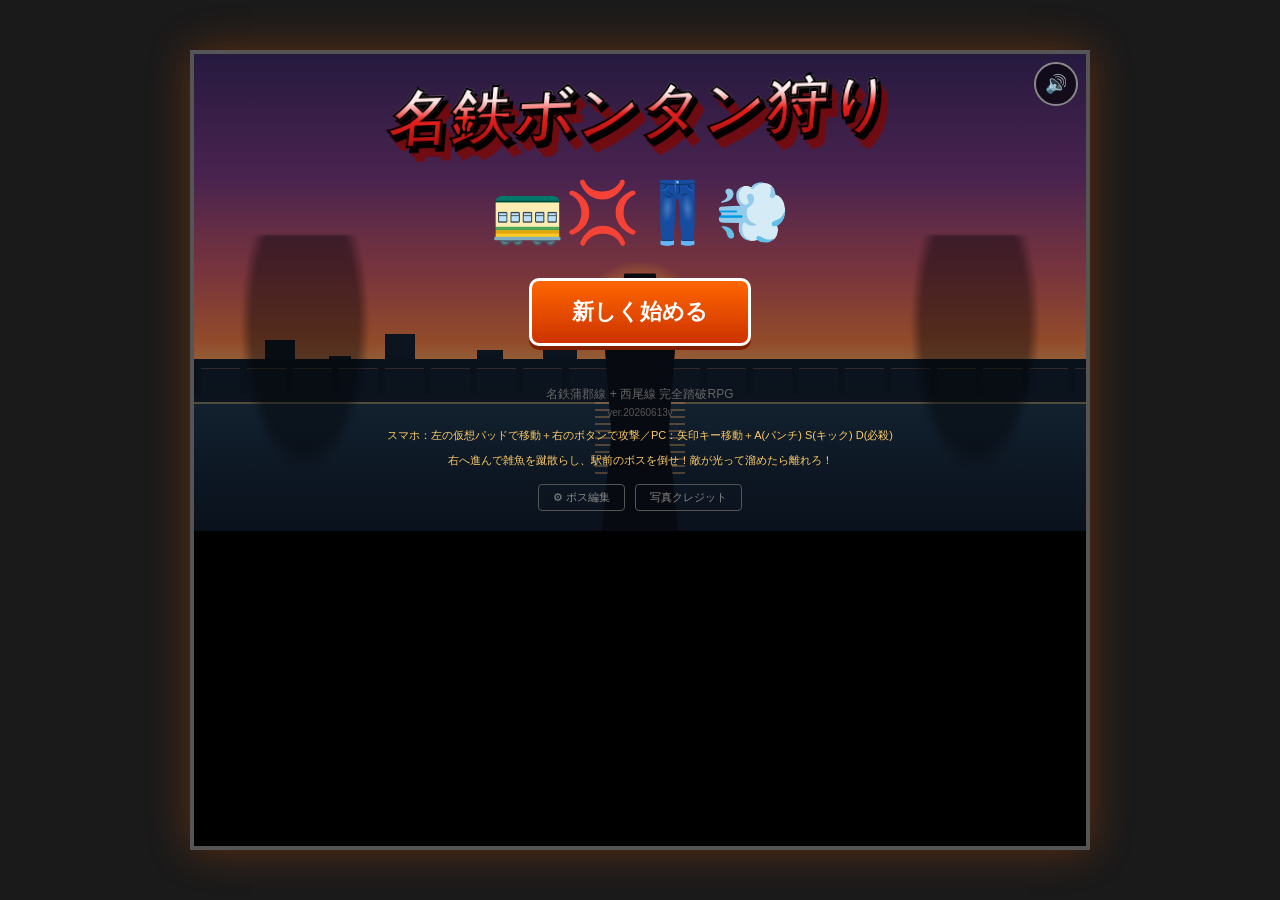
<file: index.html>
<!DOCTYPE html>
<html lang="ja">
<head>
<meta charset="UTF-8">
<meta name="viewport" content="width=device-width, initial-scale=1.0, maximum-scale=1.0, user-scalable=no, viewport-fit=cover">
<meta name="apple-mobile-web-app-capable" content="yes">
<meta name="mobile-web-app-capable" content="yes">
<meta name="theme-color" content="#1a1a1a">
<title>名鉄ボンタン狩り 〜蒲郡から新安城まで〜</title>
<link rel="stylesheet" href="css/style.css?v=20260614B">
</head>
<body>

<div id="app">
<div id="adrenaline-vignette" class="adrenaline-vignette"></div>

  <!-- 共通：音量ボタン -->
  <button id="btn-mute" class="mute-btn" title="ミュート切替">🔊</button>

  <!-- タイトル画面 -->
  <section id="screen-title" class="screen active">
    <div class="title-scene" aria-hidden="true">
      <div class="ts-sun"></div>
      <div class="ts-city"></div>
      <div class="ts-via"></div>
      <div class="ts-train"></div>
      <div class="ts-sea"></div>
      <div class="ts-boss l"></div>
      <div class="ts-boss r"></div>
      <div class="ts-hero"></div>
    </div>
    <h1 class="title-main">名鉄ボンタン狩り</h1>
    <div class="title-art">🚃💢👖💨</div>
    <button id="btn-start" class="big-btn">新しく始める</button>
    <button id="btn-continue" class="big-btn" style="display:none">続きから</button>
    <p class="title-credit">名鉄蒲郡線 + 西尾線 完全踏破RPG</p>
    <p class="title-ver">ver.20260613v</p>
    <p class="title-help">スマホ：左の仮想パッドで移動＋右のボタンで攻撃／PC：矢印キー移動＋A(パンチ) S(キック) D(必殺)</p>
    <p class="title-help">右へ進んで雑魚を蹴散らし、駅前のボスを倒せ！敵が光って溜めたら離れろ！</p>
    <div class="title-links">
      <button id="btn-edit" class="credits-link">⚙ ボス編集</button>
      <button id="btn-credits" class="credits-link">写真クレジット</button>
    </div>
  </section>

  <!-- オープニング・ストーリー -->
  <section id="screen-intro" class="screen">
    <div id="intro-box" class="intro-box">
      <div id="intro-face" class="intro-face">🦑</div>
      <div id="intro-who" class="intro-who"></div>
      <div id="intro-text" class="intro-text"></div>
      <div class="intro-controls">
        <button id="btn-intro-skip" class="credits-link">スキップ ▶▶</button>
        <button id="btn-intro-next" class="big-btn">次へ ▶</button>
      </div>
    </div>
  </section>

  <!-- ボス編集画面 -->
  <section id="screen-edit" class="screen">
    <h2 class="credits-title">ボス編集</h2>
    <p class="credits-note">各駅のボスの名前・二つ名・登場セリフを自由に変更できます（この端末に保存）。空欄にすると初期設定に戻ります。</p>
    <div id="edit-list" class="edit-list"></div>
    <div class="edit-actions">
      <button id="btn-edit-save" class="big-btn">保存</button>
      <button id="btn-edit-reset" class="big-btn" style="background:#555">全部元に戻す</button>
      <button id="btn-edit-back" class="big-btn" style="background:#555">タイトルへ</button>
    </div>
    <p id="edit-msg" class="credits-note"></p>
  </section>

  <!-- マップ画面（路線図） -->
  <section id="screen-map" class="screen">
    <header class="map-header">
      <h2>路線図（駅タップで選択）</h2>
      <div class="player-status">
        <span>HP: <span id="map-hp">100</span>/<span id="map-maxhp">100</span></span>
        <span>ATK: <span id="map-atk">10</span></span>
        <span>ボンタン: <span id="map-bontans">0</span>本</span>
        <span>💴 <span id="map-money">0</span>円</span>
        <span>名声: <span id="map-fame">0</span> <span id="map-fame-title" class="fame-title">無名</span></span>
      </div>
    </header>
    <div id="route-map" class="route-map"></div>
    <div class="map-controls">
      <button id="btn-shop" class="big-btn mini-btn">🛒 ショップ</button>
      <button id="btn-dex" class="big-btn mini-btn">📖 図鑑</button>
      <button id="btn-ach" class="big-btn mini-btn">🏅 実績</button>
      <button id="btn-board" class="big-btn">この駅で電車を降りる</button>
    </div>
  </section>

  <!-- 電車移動アニメ画面 -->
  <section id="screen-train" class="screen">
    <div class="train-cutscene">
      <p class="train-from"><span id="train-from-name">蒲郡</span>駅 発</p>
      <div class="train-track">
        <div class="train-rail"></div>
        <div class="train-rail bottom"></div>
        <div id="train-sprite" class="train-sprite">
          <div class="mt-car head"></div><div class="mt-car"></div><div class="mt-car"></div>
        </div>
        <div class="train-scenery">
          <span class="scenery-item">🌳</span>
          <span class="scenery-item">🏠</span>
          <span class="scenery-item">⛰</span>
          <span class="scenery-item">🌾</span>
          <span class="scenery-item">🏢</span>
          <span class="scenery-item">🌳</span>
          <span class="scenery-item">🏯</span>
          <span class="scenery-item">🌾</span>
        </div>
      </div>
      <p class="train-to"><span id="train-to-name">蒲郡競艇場前</span>駅 着</p>
      <p class="train-distance">距離 <span id="train-distance">2.3</span>km</p>
    </div>
  </section>

  <!-- 戦闘画面 -->
  <section id="screen-battle" class="screen">
    <div class="battle-ui">
      <div class="hp-bar player-hp">
        <span class="hp-label">プレイヤー</span>
        <div class="hp-bar-bg"><div id="player-hp-fill" class="hp-bar-fill"></div></div>
        <span id="player-hp-text">100/100</span>
      </div>
      <div class="vs-label">VS</div>
      <div class="hp-bar enemy-hp">
        <span class="hp-label" id="enemy-name">不良A</span>
        <div class="hp-bar-bg"><div id="enemy-hp-fill" class="hp-bar-fill enemy"></div></div>
        <span id="enemy-hp-text">100/100</span>
      </div>
    </div>

    <div id="combo-display" class="combo-display"></div>

    <div id="battle-stage" class="battle-stage belt">
      <div id="belt-bg" class="belt-bg"></div>
      <div id="belt-world" class="belt-world"></div>
      <div id="go-arrow" class="go-arrow">GO ▶</div>
      <div id="hit-effect" class="hit-effect"></div>
      <div id="screen-flash" class="screen-flash"></div>
      <div id="damage-numbers" class="damage-numbers"></div>
      <div id="photo-credit" class="photo-credit" style="display:none"></div>
      <div id="adrenaline-callout" class="adrenaline-callout">ADRENALINE MAX!</div>
    </div>

    <div class="battle-log" id="battle-log"></div>

    <!-- アドレナリンゲージ（旧・必殺ゲージ） -->
    <div class="meter-wrap">
      <span class="meter-label">アドレナリン</span>
      <div class="meter-bg"><div id="meter-fill" class="meter-fill"></div></div>
      <span id="meter-text" class="meter-text">0%</span>
    </div>

    <!-- ベルトアクション操作：仮想パッド＋3ボタン -->
    <div class="belt-controls">
      <div id="vpad" class="vpad">
        <div id="vpad-stick" class="vpad-stick"></div>
      </div>
      <div class="belt-btns">
        <button class="belt-btn bb-punch" data-act="punch"><span>👊</span><small>A</small></button>
        <button class="belt-btn bb-kick" data-act="kick"><span>🦵</span><small>S</small></button>
        <button class="belt-btn bb-special" data-act="special"><span>💥</span><small>D</small></button>
      </div>
    </div>
  </section>

  <!-- ボンタン狩り演出 -->
  <section id="screen-bontan" class="screen">
    <div class="bontan-cutscene">
      <h2 class="bontan-title">ボンタン狩り！！</h2>
      <div class="bontan-stage">
        <div id="bontan-player" class="cutscene-char">
          <div class="char-head" style="font-size:80px">😈</div>
          <div class="char-body" style="background:#4a4a4a"></div>
        </div>
        <div id="bontan-victim" class="cutscene-char">
          <div class="char-head" style="font-size:80px">😱</div>
          <div class="char-body" style="background:#aa3333"></div>
          <div class="victim-bontan"></div>
          <div class="victim-trunks" style="display:none"></div>
          <div class="victim-legs" style="display:none"><i></i><i></i></div>
        </div>
        <div id="bontan-floating" class="floating-pants"></div>
      </div>
      <p id="bontan-message" class="bontan-message"></p>
      <p id="bontan-levelup" class="bontan-levelup"></p>
      <button id="btn-bontan-next" class="big-btn">次の駅へ進む</button>
    </div>
  </section>

  <!-- 写真クレジット画面 -->
  <section id="screen-credits" class="screen">
    <h2 class="credits-title">写真クレジット</h2>
    <p class="credits-note">背景写真は Wikimedia Commons のフリーライセンス画像を使用しています。</p>
    <ul id="credits-list" class="credits-list"></ul>
    <button id="btn-credits-back" class="big-btn">タイトルへ戻る</button>
  </section>

  <!-- 敗北画面 -->
  <section id="screen-defeat" class="screen">
    <h2 class="defeat-title">やられた…</h2>
    <p class="defeat-msg">電車に乗って逃げ帰った…</p>
    <div class="defeat-art">😵<span class="mtcar-mini"></span>💨</div>
    <button id="btn-retry" class="big-btn">同じ駅でリベンジ</button>
    <button id="btn-defeat-title" class="big-btn" style="background:#555">タイトルへ戻る</button>
  </section>

  <!-- 勝利画面（全駅クリア） -->
  <section id="screen-victory" class="screen">
    <h2 class="victory-title">全駅制覇！</h2>
    <p>名鉄蒲郡線+西尾線 全23駅をボンタン狩り！</p>
    <div id="victory-bontans" class="victory-pants-display"></div>
    <p>君は名鉄ボンタン狩り界の総長になった！</p>
    <p id="victory-score" class="victory-score"></p>
    <button id="btn-ngplus" class="big-btn">🔥 強くてニューゲーム+</button>
    <button id="btn-newgame" class="big-btn" style="background:#555">最初から</button>
  </section>

</div>

<script src="js/audio.js?v=20260614B"></script>
<script src="js/save.js?v=20260614B"></script>
<script src="js/stations.js?v=20260614B"></script>
<script src="js/customize.js?v=20260614B"></script>
<script src="js/scenes.js?v=20260614B"></script>
<script src="js/sprites.js?v=20260614B"></script>
<script src="js/credits.js?v=20260614B"></script>
<script src="js/belt.js?v=20260614B"></script>
<script src="js/map.js?v=20260614B"></script>
<script src="js/shop.js?v=20260614B"></script>
<script src="js/dex.js?v=20260614B"></script>
<script src="js/ach.js?v=20260614B"></script>
<script src="js/intro.js?v=20260614B"></script>
<script src="js/game.js?v=20260614B"></script>
</body>
</html>
</file>
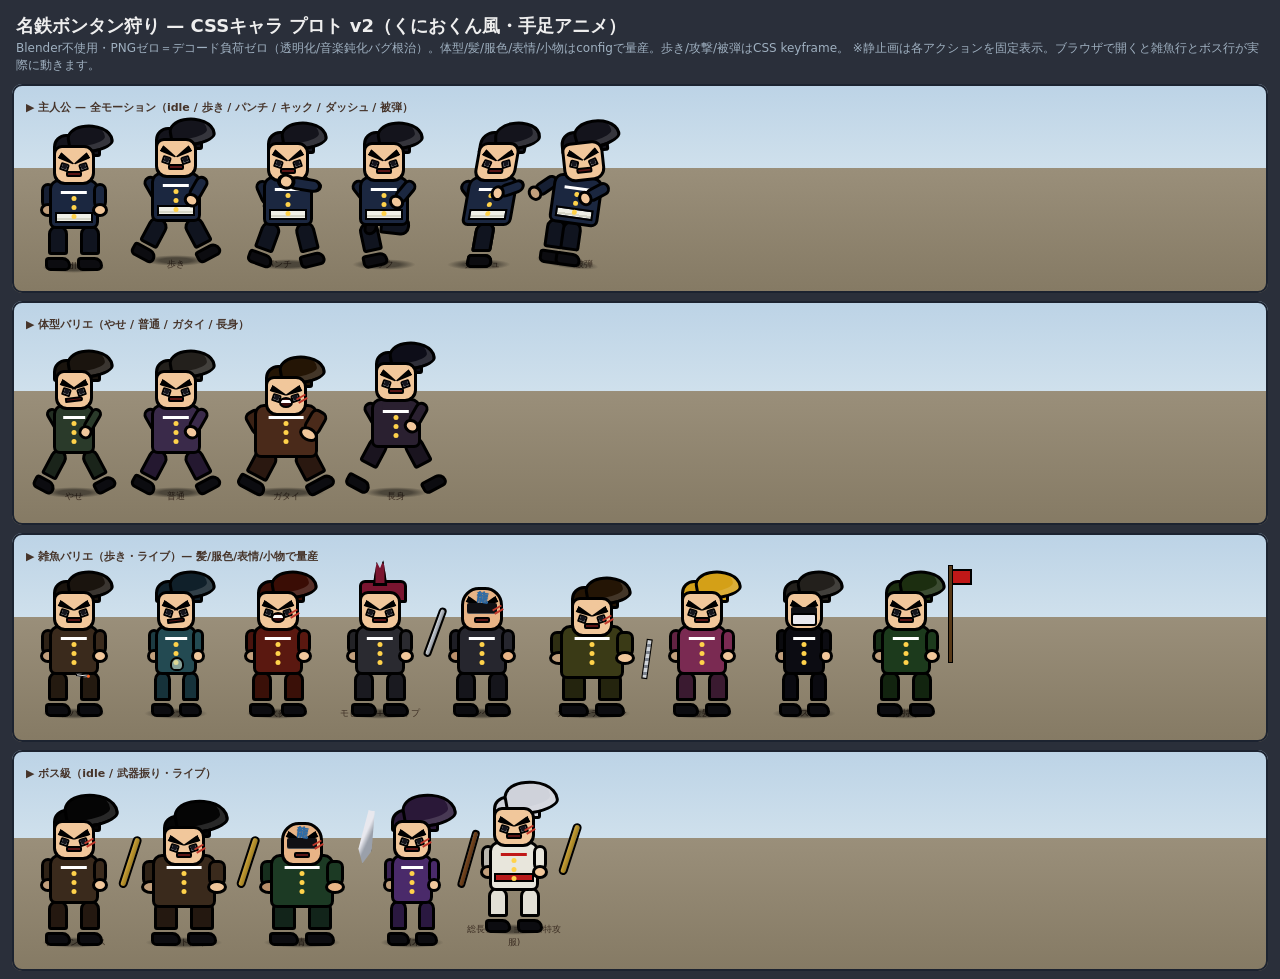
<file: proto/char-proto.html>
<!DOCTYPE html>
<html lang="ja">
<head>
<meta charset="UTF-8">
<meta name="viewport" content="width=device-width, initial-scale=1">
<title>名鉄ボンタン狩り — CSS手足キャラ プロト v2 (くにおくん風)</title>
<style>
  *{box-sizing:border-box}
  body{margin:0;background:#2a2f3a;color:#eee;font-family:"Segoe UI",system-ui,sans-serif}
  h1{font-size:18px;margin:14px 16px 2px}
  p.note{margin:0 16px 10px;font-size:12px;color:#9fb0c0}
  .stage{margin:8px 12px;padding:14px 8px 0;border-radius:10px;overflow:hidden;
    background:linear-gradient(180deg,#bcd3e6 0%,#cfe0ec 40%,#9a8f7a 40%,#857a64 100%);
    box-shadow:inset 0 0 0 2px #1c2330}
  .label{font-size:11px;color:#46342a;font-weight:700;margin:2px 0 0 6px}
  .row{display:flex;flex-wrap:wrap;align-items:flex-end;gap:6px;padding:10px 6px 22px;min-height:178px}
  .cap{font-size:9px;color:#3a2c22;text-align:center;width:96px;margin-top:-18px}

  /* ============ チビ手足キャラ（くにおくん風 2頭身・太線・ベタ塗り） ============ */
  .cf{position:relative;width:96px;height:150px;flex:0 0 auto;
    --hair:#15151c;--gak:#20202a;--skin:#f1c79b;--bontan:#181820;--acc:#ffd24a;
    --torsow:50px;--torsoh:50px;--armw:14px;--armtop:54px;--legw:20px;--legsp:16px;--shoe:#0c0c10}
  .cf.enemy{transform:scaleX(-1)}
  .cf-shadow{position:absolute;bottom:6px;left:50%;width:64px;height:11px;transform:translateX(-50%);
    background:radial-gradient(ellipse,rgba(0,0,0,.45)35%,transparent 70%);border-radius:50%}

  /* 脚 */
  .cf-leg{position:absolute;bottom:8px;left:50%;width:var(--legw);height:46px;transform-origin:50% 4px;margin-left:calc(var(--legw)/-2)}
  .cf-leg .thigh{position:absolute;top:0;left:0;width:var(--legw);height:30px;background:var(--bontan);border:3px solid #000;border-radius:9px 9px 3px 3px}
  .cf-leg .shoe{position:absolute;bottom:0;left:-3px;width:calc(var(--legw) + 6px);height:14px;background:var(--shoe);border:3px solid #000;border-radius:4px 9px 6px 6px}
  .cf-leg.l{transform:translateX(calc(-1 * var(--legsp)));z-index:1}
  .cf-leg.r{transform:translateX(var(--legsp));z-index:3}

  /* 胴 */
  .cf-torso{position:absolute;top:50px;left:50%;transform:translateX(-50%);width:var(--torsow);height:var(--torsoh);
    background:var(--gak);border:3px solid #000;border-radius:10px 10px 7px 7px;z-index:4}
  .cf-torso::before{content:"";position:absolute;top:2px;left:50%;transform:translateX(-50%);width:60%;height:7px;background:var(--gak);border-bottom:3px solid #fff}
  .cf-torso.white::before{border-bottom-color:#c01818}
  .cf-torso::after{content:"";position:absolute;top:14px;left:50%;transform:translateX(-50%);width:5px;height:5px;border-radius:50%;background:var(--acc);box-shadow:0 9px 0 var(--acc),0 18px 0 var(--acc)}
  .cf-sarashi{position:absolute;bottom:3px;left:3px;right:3px;height:11px;background:repeating-linear-gradient(180deg,#efefe6 0 4px,#d6d6c8 4px 6px);border:2px solid #000}
  .cf-belt{position:absolute;bottom:6px;left:2px;right:2px;height:9px;background:#b81a1a;border:2px solid #000}

  /* 腕 */
  .cf-arm{position:absolute;top:var(--armtop);left:50%;width:var(--armw);height:34px;transform-origin:50% 6px;margin-left:calc(var(--armw)/-2)}
  .cf-arm .upper{position:absolute;top:0;left:0;width:var(--armw);height:26px;background:var(--gak);border:3px solid #000;border-radius:7px}
  .cf-arm .fist{position:absolute;bottom:0;left:-1px;width:calc(var(--armw) + 2px);height:14px;background:var(--skin);border:3px solid #000;border-radius:50%}
  .cf-arm.back{transform:translateX(calc(-1 * var(--torsow)/2 - 1px));z-index:1;filter:brightness(.8)}
  .cf-arm.front{transform:translateX(calc(var(--torsow)/2 + 1px));z-index:6}

  /* 頭 */
  .cf-head{position:absolute;top:-2px;left:50%;transform:translateX(-50%);width:58px;height:60px;z-index:5}
  .cf-face{position:absolute;bottom:2px;left:50%;transform:translateX(-50%);width:42px;height:40px;background:var(--skin);border:3px solid #000;border-radius:9px 11px 12px 12px}
  /* 眉: 全員シャープな尖り眉(外側太→内側尖り)・釣り上げ */
  .cf-brow{position:absolute;top:9px;width:17px;height:7px;background:#000}
  .cf-brow.l{left:2px;transform:rotate(26deg);clip-path:polygon(0 0,100% 42%,100% 58%,0 100%)}
  .cf-brow.r{right:2px;transform:rotate(-26deg);clip-path:polygon(100% 0,0 42%,0 58%,100% 100%)}
  .angry .cf-brow{top:8px} .angry .cf-brow.l{transform:rotate(32deg)} .angry .cf-brow.r{transform:rotate(-32deg)}
  /* 目: 全員 釣り目(外側を上げる)・三白眼 */
  .cf-eye{position:absolute;top:15px;width:9px;height:8px;background:#fff;border:2px solid #000;border-radius:2px 2px 1px 1px}
  .cf-eye::after{content:"";position:absolute;right:0;bottom:0;width:5px;height:5px;background:#15151c;border-radius:1px}
  .cf-eye.l{left:4px;transform:rotate(18deg)} .cf-eye.r{right:4px;transform:rotate(-18deg)} .cf-eye.l::after{right:auto;left:0}
  /* まん丸目でも釣り上げは維持 */
  .round .cf-eye{width:9px;height:9px;border-radius:50%} .round .cf-eye::after{width:4px;height:4px;border-radius:50%;right:1px;bottom:2px} .round .cf-eye.l::after{left:1px;right:auto}
  .cf-mouth{position:absolute;bottom:5px;left:50%;transform:translateX(-50%);width:16px;height:6px;background:#5a1414;border:2px solid #000;border-radius:2px;overflow:hidden}
  .cf-mouth::before{content:"";position:absolute;top:2px;left:0;right:0;height:2px;background:#fff}
  /* にやけ（片口角上げ） */
  .smirk .cf-mouth{height:5px;width:18px;transform:translateX(-50%) rotate(-7deg);border-radius:2px 6px 6px 2px}
  .smirk .cf-mouth::before{display:none}
  /* 叫び（口を開く） */
  .shout .cf-mouth{width:14px;height:11px;border-radius:50%;background:#3a0c0c}
  .shout .cf-mouth::before{top:1px;height:3px}
  .cf-scar{position:absolute;top:17px;right:-2px;width:10px;height:2px;background:#c0392b;box-shadow:0 4px 0 #c0392b;transform:rotate(-30deg)}
  .cf-shades{position:absolute;top:13px;left:3px;right:3px;height:10px;background:#101014;border-radius:2px;box-shadow:0 1px 0 #555}
  .cf-mask{position:absolute;bottom:2px;left:3px;right:3px;height:13px;background:#e9e9ee;border:2px solid #000;border-radius:3px} /* マスク */
  /* リーゼント */
  .cf-hair{position:absolute;top:0;left:50%;transform:translateX(-50%);width:58px;height:30px}
  .cf-hair::before{content:"";position:absolute;top:7px;left:8px;width:42px;height:17px;background:var(--hair);border:3px solid #000;border-radius:13px 5px 3px 3px}
  .cf-pomp{position:absolute;top:-3px;right:-10px;width:46px;height:29px;background:var(--hair);border:3px solid #000;border-radius:55% 95% 75% 25% / 60% 100% 45% 30%;transform:rotate(-10deg);box-shadow:inset -5px -5px 0 rgba(255,255,255,.14)}
  .cf.xl .cf-pomp{width:54px;height:34px;top:-9px;right:-15px}
  .cf.bald .cf-hair{display:none}
  .cf.bald .cf-face{border-radius:18px 18px 12px 12px;height:44px}
  /* 頭の刺青: 坊主頭の額に乗せる(浮かせない) */
  .cf-tattoo{position:absolute;top:17px;left:50%;font-size:12px;font-weight:900;color:#2a6fb0;transform:translateX(-50%) rotate(8deg);z-index:6;text-shadow:0 0 1px #14416e}
  .cf.bald:not(.has-tattoo) .cf-tattoo{display:none}
  /* モヒカン */
  .cf.mohawk .cf-pomp{display:none}
  .cf.mohawk .cf-hair::before{border-radius:6px 6px 2px 2px}
  .cf-mohawk{position:absolute;top:-13px;left:50%;transform:translateX(-50%);width:15px;height:26px;background:var(--hair);border:3px solid #000;border-radius:6px 6px 0 0;clip-path:polygon(0 100%,28% 8%,50% 32%,72% 0,100% 100%)}
  .cf:not(.mohawk) .cf-mohawk{display:none}

  /* 体型 */
  .cf.slim{--torsow:42px;--armw:12px;--legw:17px;--legsp:14px}
  .cf.slim .cf-face{width:38px}
  .cf.big{width:112px;--torsow:64px;--torsoh:54px;--armw:18px;--armtop:56px;--legw:24px;--legsp:18px}
  .cf.big .cf-head{top:4px} .cf.big .cf-shadow{width:78px}
  .cf.tall{height:166px}
  .cf.tall .cf-leg{height:58px} .cf.tall .cf-torso{top:60px}
  .cf.tall .cf-arm{top:64px} .cf.tall .cf-head{top:6px}

  /* 小物 */
  .cf-bat{position:absolute;right:-6px;top:30px;width:9px;height:54px;background:linear-gradient(90deg,#caa23a,#9c7c20);border:2px solid #000;border-radius:5px;transform:rotate(18deg);transform-origin:50% 90%;z-index:7}
  .cf-pipe{position:absolute;right:-4px;top:30px;width:8px;height:52px;background:linear-gradient(90deg,#cfd4da,#8a909a);border:2px solid #000;border-radius:4px;transform:rotate(20deg);transform-origin:50% 90%;z-index:7}
  .cf-blade{position:absolute;right:-16px;top:6px;width:14px;height:54px;background:linear-gradient(105deg,#e8e8ee 40%,#9aa0aa 60%);clip-path:polygon(28% 0,72% 0,100% 74%,50% 100%,4% 74%);transform:rotate(10deg);z-index:7;filter:drop-shadow(1px 1px 0 #000)}
  .cf-bokuto{position:absolute;right:-6px;top:24px;width:8px;height:60px;background:linear-gradient(90deg,#7a4a22,#5a3214);border:2px solid #000;border-radius:4px;transform:rotate(16deg);transform-origin:50% 90%;z-index:7}
  .cf-chain{position:absolute;right:-2px;top:64px;width:6px;height:40px;background:repeating-linear-gradient(180deg,#cfd4da 0 4px,#7a808a 4px 7px);border:1px solid #000;transform:rotate(8deg);z-index:7}
  .cf-flag{position:absolute;right:-18px;top:-6px;width:22px;height:16px;background:#c01818;border:2px solid #000;z-index:7}
  .cf-flag::before{content:"";position:absolute;left:-4px;top:-6px;width:3px;height:96px;background:#5a3a18;border:1px solid #000}
  .cf-ciga{position:absolute;left:50%;bottom:48px;width:13px;height:3px;background:#eee;border:1px solid #000;transform:translateX(2px) rotate(8deg);z-index:7}
  .cf-ciga::after{content:"";position:absolute;right:-2px;top:-1px;width:3px;height:3px;border-radius:50%;background:#ff6a2a}
  .cf-bag{position:absolute;left:42px;bottom:54px;width:14px;height:14px;background:rgba(200,220,200,.6);border:2px solid #000;border-radius:50% 50% 40% 40%;z-index:7}
  .cf:not(.has-bat) .cf-bat,.cf:not(.has-pipe) .cf-pipe,.cf:not(.has-blade) .cf-blade,.cf:not(.has-bokuto) .cf-bokuto,
  .cf:not(.has-chain) .cf-chain,.cf:not(.has-flag) .cf-flag,.cf:not(.has-ciga) .cf-ciga,.cf:not(.has-bag) .cf-bag{display:none}

  /* ============ アニメーション ============ */
  .cf[data-state="idle"]{animation:bob 1.3s ease-in-out infinite}
  @keyframes bob{0%,100%{transform:translateY(0)}50%{transform:translateY(-3px)}}
  .cf.enemy[data-state="idle"]{animation:bobE 1.3s ease-in-out infinite}
  @keyframes bobE{0%,100%{transform:scaleX(-1) translateY(0)}50%{transform:scaleX(-1) translateY(-3px)}}

  .cf[data-state="walk"]{animation:wbob .46s ease-in-out infinite}
  @keyframes wbob{0%,100%{transform:translateY(-1px)}50%{transform:translateY(-5px)}}
  .cf.enemy[data-state="walk"]{animation:wbobE .46s ease-in-out infinite}
  @keyframes wbobE{0%,100%{transform:scaleX(-1) translateY(-1px)}50%{transform:scaleX(-1) translateY(-5px)}}
  .cf[data-state="walk"] .cf-leg.l{animation:stepA .46s ease-in-out infinite}
  .cf[data-state="walk"] .cf-leg.r{animation:stepB .46s ease-in-out infinite}
  .cf[data-state="walk"] .cf-arm.front{animation:swB .46s ease-in-out infinite}
  .cf[data-state="walk"] .cf-arm.back{animation:swA .46s ease-in-out infinite}
  @keyframes stepA{0%,100%{transform:translateX(calc(-1*var(--legsp))) rotate(28deg)}50%{transform:translateX(calc(-1*var(--legsp))) rotate(-28deg)}}
  @keyframes stepB{0%,100%{transform:translateX(var(--legsp)) rotate(-28deg)}50%{transform:translateX(var(--legsp)) rotate(28deg)}}
  @keyframes swA{0%,100%{transform:translateX(calc(-1*var(--torsow)/2 - 1px)) rotate(-30deg)}50%{transform:translateX(calc(-1*var(--torsow)/2 - 1px)) rotate(30deg)}}
  @keyframes swB{0%,100%{transform:translateX(calc(var(--torsow)/2 + 1px)) rotate(30deg)}50%{transform:translateX(calc(var(--torsow)/2 + 1px)) rotate(-30deg)}}

  /* ==== ポーズ固定（スクショ用ピーク）。ライブはdata-stateで動く ==== */
  .cf.pz{animation:none!important}
  .cf.pz.p-walk{transform:translateY(-4px)}
  .cf.pz.p-walk .cf-leg.l{transform:translateX(calc(-1*var(--legsp))) rotate(28deg)}
  .cf.pz.p-walk .cf-leg.r{transform:translateX(var(--legsp)) rotate(-28deg)}
  .cf.pz.p-walk .cf-arm.front{transform:translateX(calc(var(--torsow)/2 + 1px)) rotate(30deg)}
  .cf.pz.p-walk .cf-arm.back{transform:translateX(calc(-1*var(--torsow)/2 - 1px)) rotate(-30deg)}
  .cf.pz.p-punch{transform:translateX(10px)}
  .cf.pz.p-punch .cf-arm.front{transform:translateX(calc(var(--torsow)/2 + 1px)) rotate(99deg) scaleY(1.34)}
  .cf.pz.p-punch .cf-arm.back{transform:translateX(calc(-1*var(--torsow)/2 - 1px)) rotate(-24deg)}
  .cf.pz.p-punch .cf-leg.l{transform:translateX(calc(-1*var(--legsp))) rotate(20deg)}
  .cf.pz.p-punch .cf-leg.r{transform:translateX(var(--legsp)) rotate(-14deg)}
  .cf.pz.p-kick{transform:translateX(4px)}
  .cf.pz.p-kick .cf-leg.r{transform:translateX(calc(var(--legsp) + 6px)) rotate(96deg);transform-origin:50% 4px}
  .cf.pz.p-kick .cf-leg.l{transform:translateX(calc(-1*var(--legsp))) rotate(-12deg)}
  .cf.pz.p-kick .cf-arm.back{transform:translateX(calc(-1*var(--torsow)/2 - 1px)) rotate(-38deg)}
  .cf.pz.p-kick .cf-arm.front{transform:translateX(calc(var(--torsow)/2 + 1px)) rotate(40deg)}
  .cf.pz.p-hit{transform:rotate(8deg) translateX(-8px)}
  .cf.pz.p-hit .cf-head{transform:translateX(-50%) rotate(-14deg)}
  .cf.pz.p-hit .cf-arm.front{transform:translateX(calc(var(--torsow)/2 + 1px)) rotate(54deg)}
  .cf.pz.p-hit .cf-arm.back{transform:translateX(calc(-1*var(--torsow)/2 - 1px)) rotate(48deg)}
  .cf.pz.p-hit .cf-leg.r{transform:translateX(calc(var(--legsp)+4px)) rotate(-20deg)}
  .cf.pz.p-dash{transform:skewX(-10deg) translateX(8px)}
  .cf.pz.p-dash .cf-leg.l{transform:translateX(calc(-1*var(--legsp)-4px)) rotate(40deg)}
  .cf.pz.p-dash .cf-leg.r{transform:translateX(calc(var(--legsp)+4px)) rotate(-30deg)}
  .cf.pz.p-dash .cf-arm.front{transform:translateX(calc(var(--torsow)/2 + 1px)) rotate(70deg)}
  .cf.pz.p-dash .cf-arm.back{transform:translateX(calc(-1*var(--torsow)/2 - 1px)) rotate(-44deg)}
  .cf.pz.p-slash .cf-bat,.cf.pz.p-slash .cf-blade,.cf.pz.p-slash .cf-bokuto,.cf.pz.p-slash .cf-pipe{transform:rotate(56deg)}
  .cf.pz.p-slash .cf-arm.front{transform:translateX(calc(var(--torsow)/2 + 1px)) rotate(48deg)}
</style>
</head>
<body>
  <h1>名鉄ボンタン狩り — CSSキャラ プロト v2（くにおくん風・手足アニメ）</h1>
  <p class="note">Blender不使用・PNGゼロ＝デコード負荷ゼロ（透明化/音楽鈍化バグ根治）。体型/髪/服色/表情/小物はconfigで量産。歩き/攻撃/被弾はCSS keyframe。
  ※静止画は各アクションを固定表示。ブラウザで開くと雑魚行とボス行が実際に動きます。</p>

  <div class="stage"><div class="label">▶ 主人公 — 全モーション（idle / 歩き / パンチ / キック / ダッシュ / 被弾）</div><div class="row" id="r-player"></div></div>
  <div class="stage"><div class="label">▶ 体型バリエ（やせ / 普通 / ガタイ / 長身）</div><div class="row" id="r-body"></div></div>
  <div class="stage"><div class="label">▶ 雑魚バリエ（歩き・ライブ）— 髪/服色/表情/小物で量産</div><div class="row" id="r-zako"></div></div>
  <div class="stage"><div class="label">▶ ボス級（idle / 武器振り・ライブ）</div><div class="row" id="r-boss"></div></div>

<script>
  function chibi(cfg){
    const c=document.createElement('div');
    let cls='cf';
    if(cfg.enemy)cls+=' enemy';
    if(cfg.body)cls+=' '+cfg.body;          // slim/big/tall
    if(cfg.cls)cls+=' '+cfg.cls;            // bald/mohawk/xl
    if(cfg.face)cls+=' '+cfg.face;          // angry/smirk/shout/round
    if(cfg.pose)cls+=' pz '+cfg.pose;       // 固定ポーズ
    ['bat','pipe','blade','bokuto','chain','flag','ciga','bag','tattoo'].forEach(p=>{if(cfg[p])cls+=' has-'+p});
    c.className=cls;
    c.dataset.state=cfg.state||'idle';
    const s=cfg.style||{}; for(const k in s)c.style.setProperty('--'+k,s[k]);
    const isBald=(cfg.cls||'').includes('bald');
    const hair=isBald?'':`<div class="cf-hair"><div class="cf-pomp"></div></div><div class="cf-mohawk"></div>`;
    const eyes=cfg.shades?'<div class="cf-shades"></div>':'<div class="cf-eye l"></div><div class="cf-eye r"></div>';
    c.innerHTML=`
      <div class="cf-shadow"></div>
      <div class="cf-arm back"><div class="upper"></div><div class="fist"></div></div>
      <div class="cf-leg l"><div class="thigh"></div><div class="shoe"></div></div>
      <div class="cf-leg r"><div class="thigh"></div><div class="shoe"></div></div>
      <div class="cf-chain"></div>
      <div class="cf-torso ${cfg.white?'white':''}">${cfg.sarashi?'<div class="cf-sarashi"></div>':''}${cfg.belt?'<div class="cf-belt"></div>':''}</div>
      <div class="cf-head">
        ${hair}${cfg.tattoo?'<div class="cf-tattoo">龍</div>':''}
        <div class="cf-face">
          <div class="cf-brow l"></div><div class="cf-brow r"></div>
          ${eyes}<div class="cf-mouth"></div>
          ${cfg.mask?'<div class="cf-mask"></div>':''}${cfg.scar?'<div class="cf-scar"></div>':''}
        </div>
      </div>
      <div class="cf-ciga"></div><div class="cf-bag"></div>
      <div class="cf-arm front"><div class="upper"></div><div class="fist"></div></div>
      <div class="cf-bat"></div><div class="cf-pipe"></div><div class="cf-blade"></div><div class="cf-bokuto"></div><div class="cf-flag"></div>
    `;
    return c;
  }
  function fill(id,list){const r=document.getElementById(id);list.forEach(c=>{
    const wrap=document.createElement('div');wrap.style.display='flex';wrap.style.flexDirection='column';wrap.style.alignItems='center';
    wrap.appendChild(chibi(c));
    if(c.cap){const cap=document.createElement('div');cap.className='cap';cap.textContent=c.cap;wrap.appendChild(cap);}
    r.appendChild(wrap);
  });}

  const P={style:{hair:'#14141c',gak:'#1b2740',bontan:'#10141f'},sarashi:true,face:'angry'};
  fill('r-player',[
    {...P,cap:'idle'},{...P,pose:'p-walk',cap:'歩き'},{...P,pose:'p-punch',cap:'パンチ'},
    {...P,pose:'p-kick',cap:'キック'},{...P,pose:'p-dash',cap:'ダッシュ'},{...P,pose:'p-hit',cap:'被弾'},
  ]);

  fill('r-body',[
    {body:'slim',pose:'p-walk',cap:'やせ',style:{hair:'#1a140e',gak:'#2a3a2a',bontan:'#1a241a'},face:'smirk'},
    {pose:'p-walk',cap:'普通',style:{hair:'#23201c',gak:'#3a2a4a',bontan:'#241830'}},
    {body:'big',pose:'p-walk',cap:'ガタイ',style:{hair:'#241505',gak:'#4a2a1a',bontan:'#2a1810'},face:'shout',scar:true},
    {body:'tall',pose:'p-walk',cap:'長身',style:{hair:'#0d0d18',gak:'#2a2030',bontan:'#1a141f'},face:'angry'},
  ]);

  fill('r-zako',[
    {state:'walk',style:{hair:'#1a140e',gak:'#3a2a1c',bontan:'#241a10'},ciga:true,cap:'タバコ'},
    {state:'walk',body:'slim',style:{hair:'#10202a',gak:'#234a52',bontan:'#16323a'},face:'smirk',bag:true,cap:'シンナー'},
    {state:'walk',style:{hair:'#3a0d05',gak:'#5a1810',bontan:'#3a1008'},face:'shout',scar:true,cap:'火炎'},
    {state:'walk',cls:'mohawk',style:{hair:'#7a1530',gak:'#2a2a30',bontan:'#1a1a20'},pipe:true,cap:'モヒカン+鉄パイプ'},
    {state:'walk',cls:'bald',tattoo:true,style:{skin:'#e8b486',gak:'#26262e',bontan:'#15151b'},shades:true,scar:true,cap:'スキンヘッド'},
    {state:'walk',body:'big',style:{hair:'#241505',gak:'#3a3a16',bontan:'#24240e'},chain:true,scar:true,cap:'ガタイ+チェーン'},
    {state:'walk',style:{hair:'#d4a017',gak:'#7a2a52',bontan:'#3a1a30'},cap:'金髪'},
    {state:'walk',body:'slim',style:{hair:'#23201c',gak:'#0c0c12',bontan:'#0a0a10'},shades:true,mask:true,cap:'マスク'},
    {state:'walk',style:{hair:'#1c2e10',gak:'#1c3a1c',bontan:'#12240f'},flag:true,cap:'旗持ち'},
  ]);

  fill('r-boss',[
    {state:'idle',cls:'xl',style:{hair:'#050505',gak:'#3a2a1c',bontan:'#241810'},scar:true,bat:true,cap:'リーゼントボス'},
    {state:'slash',cls:'xl',body:'big',style:{hair:'#050505',gak:'#3a2a1c',bontan:'#241810'},scar:true,bat:true,cap:'バット振り'},
    {state:'idle',body:'big',cls:'bald',tattoo:true,style:{skin:'#e8b486',gak:'#1c3a24',bontan:'#12241a'},shades:true,scar:true,blade:true,cap:'西尾(青龍刀)'},
    {state:'slash',cls:'xl',body:'slim',style:{hair:'#2a1838',gak:'#4a2a6a',bontan:'#2a1840'},scar:true,bokuto:true,cap:'吉良(木刀)'},
    {state:'idle',cls:'xl',white:true,style:{hair:'#cfd2da',gak:'#e8e6dc',bontan:'#e2e0d6'},scar:true,belt:true,bat:true,cap:'総長アンジョー(白特攻服)'},
  ]);
</script>
</body>
</html>
</file>
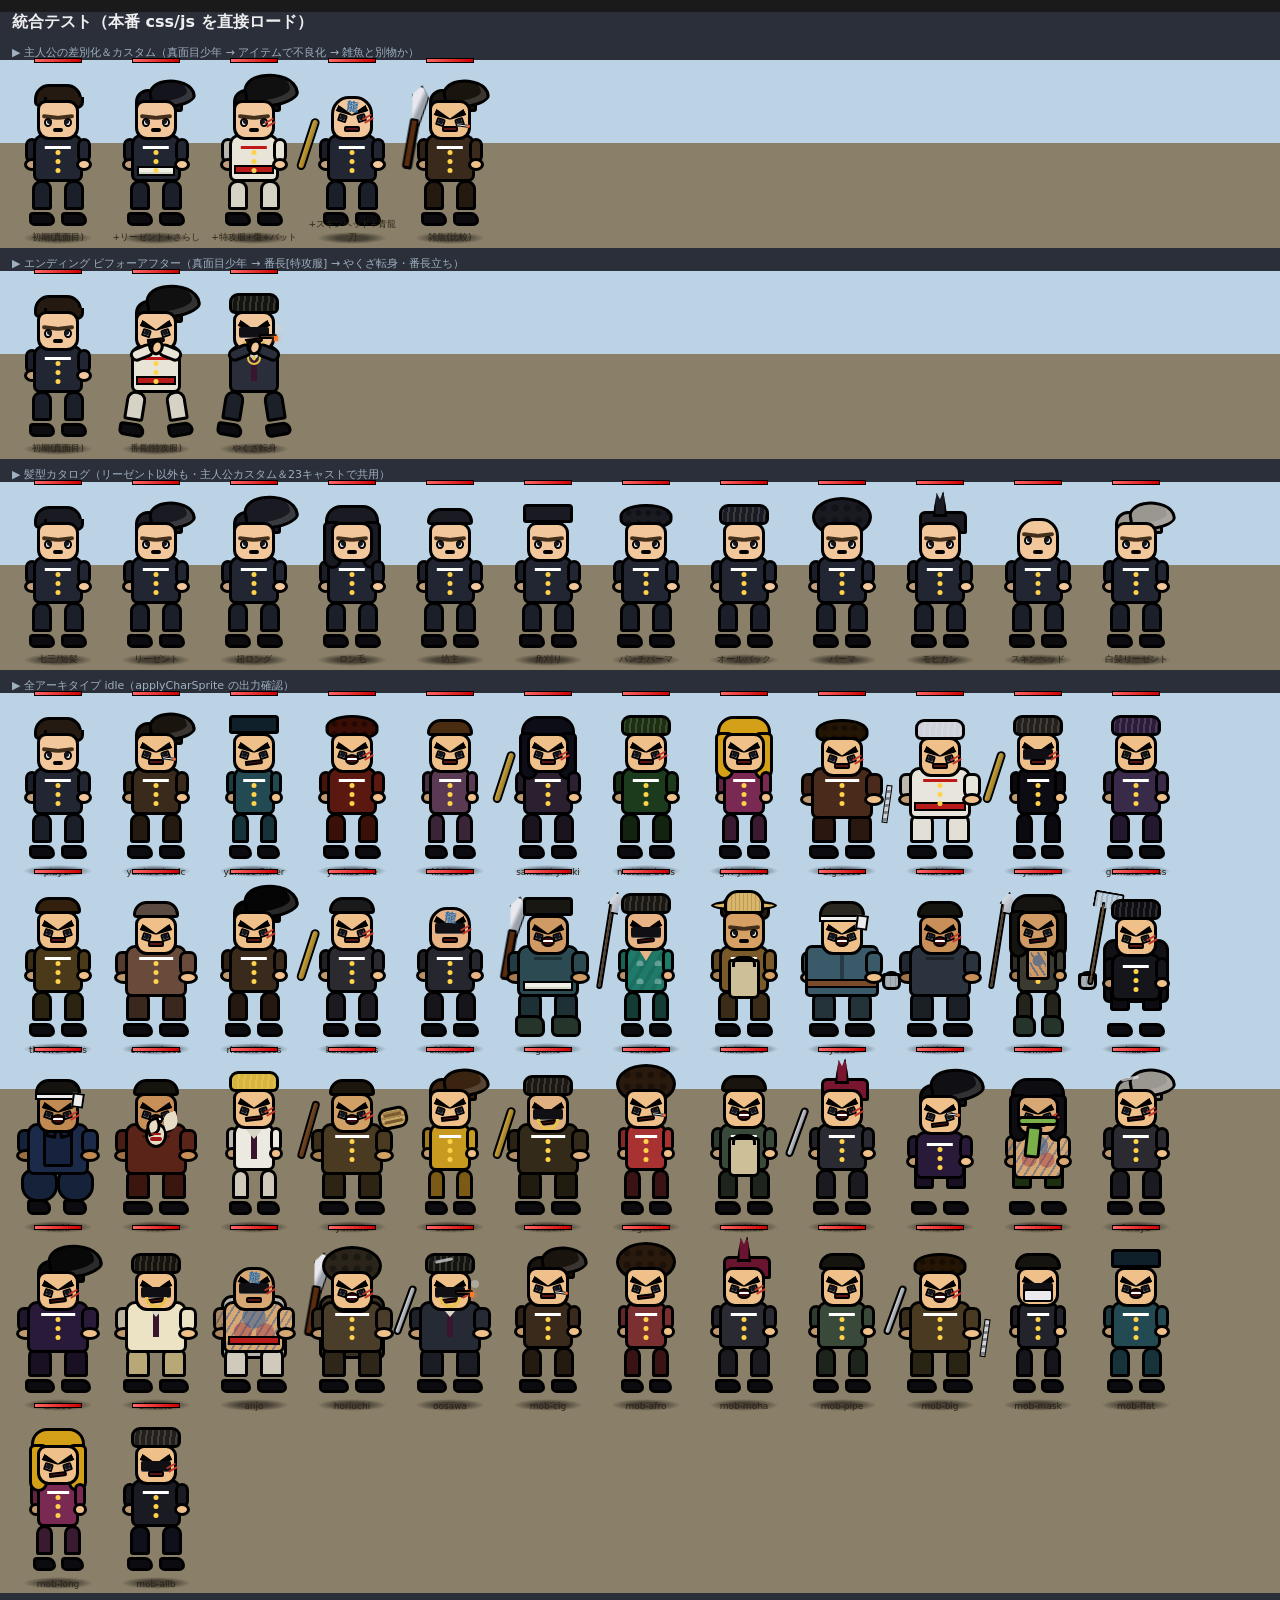
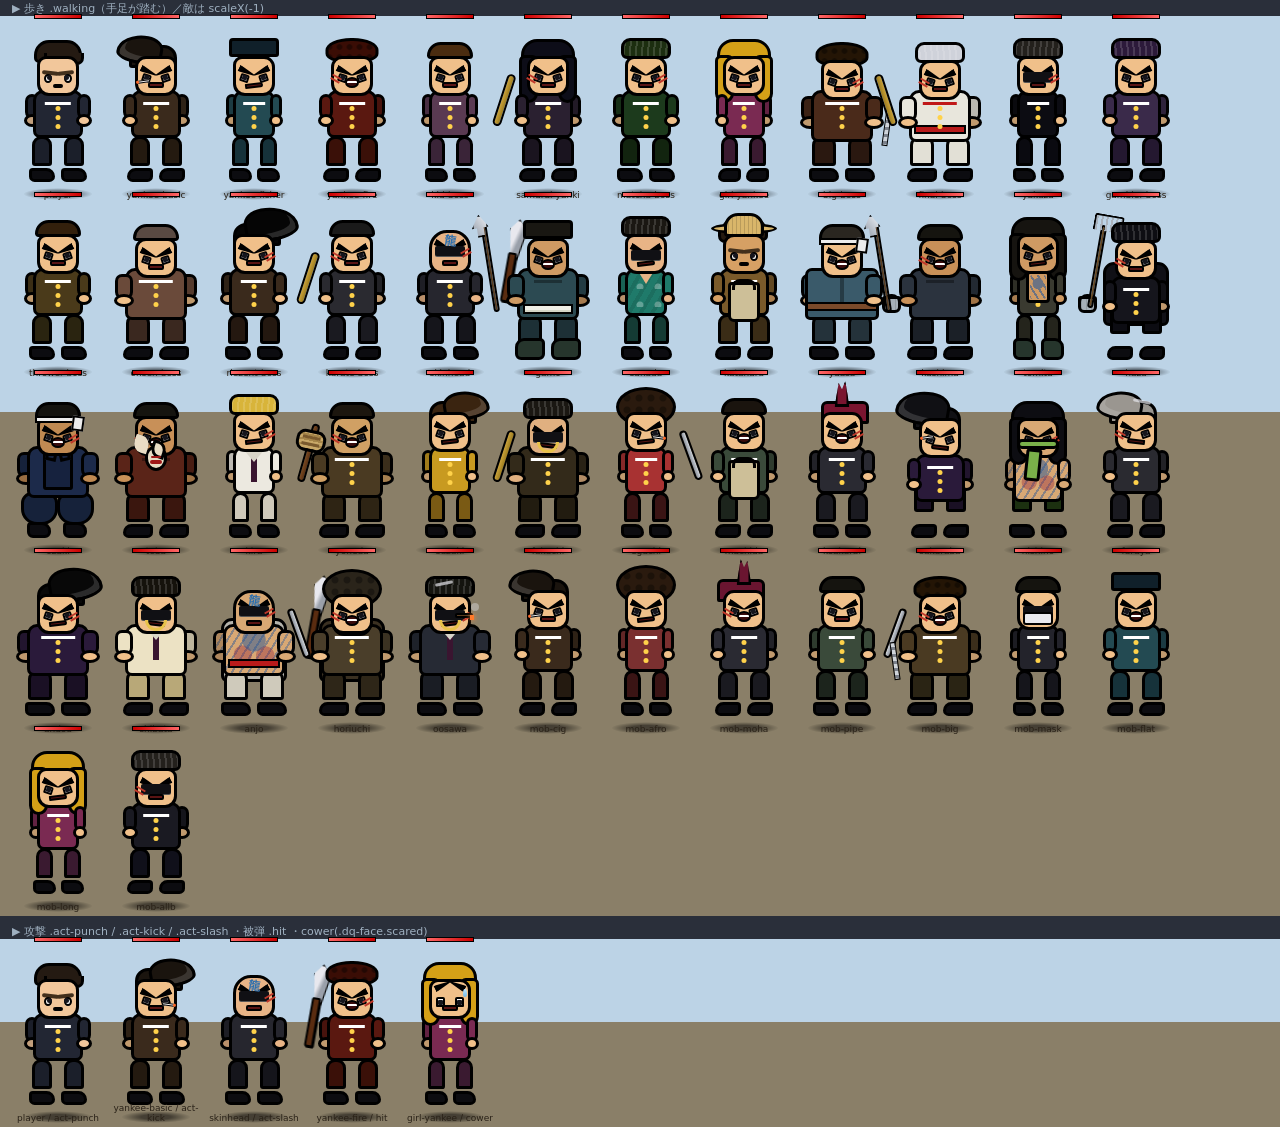
<file: proto/integration-test.html>
<!DOCTYPE html>
<html lang="ja">
<head>
<meta charset="UTF-8">
<title>統合テスト — 本番 css/style.css + js/sprites.js</title>
<link rel="stylesheet" href="../css/style.css">
<style>
  body{margin:0;background:#2a2f3a;color:#eee;font-family:system-ui;display:block!important;height:auto!important;overflow:auto!important}
  h1{font-size:16px;margin:12px}
  .lbl{font-size:11px;color:#9fb0c0;margin:8px 12px 0}
  .trow{display:flex;flex-wrap:wrap;gap:2px;padding:6px 10px;
    background:linear-gradient(180deg,#bcd3e6 0 44%,#8a7f68 44%)}
  .cell{position:relative;width:96px;height:176px;vertical-align:bottom}
  .cell .entity{position:absolute;left:3px;bottom:6px;top:auto}
  .cap{position:absolute;bottom:-2px;left:0;right:0;text-align:center;font-size:9px;color:#2a2218}
</style>
</head>
<body>
  <h1>統合テスト（本番 css/js を直接ロード）</h1>
  <div class="lbl">▶ 主人公の差別化＆カスタム（真面目少年 → アイテムで不良化 → 雑魚と別物か）</div>
  <div class="trow" id="g-player"></div>
  <div class="lbl">▶ エンディング ビフォーアフター（真面目少年 → 番長[特攻服] → やくざ転身・番長立ち）</div>
  <div class="trow" id="g-station"></div>
  <div class="lbl">▶ 髪型カタログ（リーゼント以外も・主人公カスタム＆23キャストで共用）</div>
  <div class="trow" id="g-hair"></div>
  <div class="lbl">▶ 全アーキタイプ idle（applyCharSprite の出力確認）</div>
  <div class="trow" id="g-idle"></div>
  <div class="lbl">▶ 歩き .walking（手足が踏む）／敵は scaleX(-1)</div>
  <div class="trow" id="g-walk"></div>
  <div class="lbl">▶ 攻撃 .act-punch / .act-kick / .act-slash ・被弾 .hit ・cower(.dq-face.scared)</div>
  <div class="trow" id="g-act"></div>

<script src="../js/sprites.js"></script>
<script>
  const ARCHES = Object.keys(window.Sprites.CFX);
  function makeFighter(arch, data, enemy){
    const cell=document.createElement('div'); cell.className='cell';
    const ent=document.createElement('div'); ent.className='entity';
    ent.innerHTML=`<div class="fighter belt-f">
      <div class="char-aura"></div><div class="char-accessory"></div>
      <div class="char-head"></div><div class="char-body"></div><div class="char-pants"></div>
      <div class="char-shadow"></div><div class="dq-fist"></div><div class="dq-foot"></div>
      <div class="mini-hp"><i></i></div></div>`;
    if(enemy) ent.style.transform='scaleX(-1)';
    const f=ent.querySelector('.fighter');
    window.Sprites.applyCharSprite(f, arch, data||{});
    const cap=document.createElement('div'); cap.className='cap'; cap.textContent=arch;
    cell.appendChild(ent); cell.appendChild(cap);
    return {cell,f};
  }
  const gIdle=document.getElementById('g-idle'), gWalk=document.getElementById('g-walk'), gAct=document.getElementById('g-act');
  // 主人公: 真面目少年(初期) → cosmeticsで段階的に不良化 → 雑魚 と並べる
  const gPlayer=document.getElementById('g-player');
  [
    ['player', {}, '初期(真面目)'],
    ['player', {cosmetics:{hair:'pomp', hairColor:'#14141c', sarashi:true}}, '+リーゼント+さらし'],
    ['player', {cosmetics:{hair:'pompXL', hairColor:'#101010', outfit:'white-tokko', scar:true, props:['bat']}}, '+特攻服+傷+バット'],
    ['player', {cosmetics:{hair:'skinhead', tattoo:true, face:'shades', scar:true, props:['blade']}}, '+スキンヘッド+青龍刀'],
    ['yankee-basic', {}, '雑魚(比較)'],
  ].forEach(([a,d,cap])=>{ const {cell}=makeFighter(a,d); cell.querySelector('.cap').textContent=cap; gPlayer.appendChild(cell); });
  // 23駅 固有config: 蒲生健司
  const gStation=document.getElementById('g-station');
  // エンディング ビフォーアフター: 真面目少年 → 番長 → やくざ（番長立ち=腕組み）
  [
    ['player', {}, '初期(真面目)', false],
    ['player', {cosmetics:{hair:'pompXL',hairColor:'#101010',outfit:'white-tokko',face:'smirk'}}, '番長(特攻服)', true],
    ['player', {cosmetics:{hair:'allback',hairColor:'#14140f',outfit:'suit',outfitColor:'#2a2e3a',bontanColor:'#1c2028',shades:true,cigar:true,necklace:true,kamon:true,face:'smirk'}}, 'やくざ転身', true],
  ].forEach(([a,d,cap,ban])=>{
    const {cell,f}=makeFighter(a,d); if(ban) f.classList.add('banchou'); cell.querySelector('.cap').textContent=cap; gStation.appendChild(cell);
  });
  setInterval(()=>{ document.querySelectorAll('#g-station .fighter.act-slash').forEach(f=>{ f.classList.remove('act-slash'); void f.offsetWidth; f.classList.add('act-slash'); }); }, 800);
  // 髪型カタログ（playerに各hairをcosmeticsで適用）
  const gHair=document.getElementById('g-hair');
  [['plain','七三/短髪'],['pomp','リーゼント'],['pompXL','超ロング'],['long','ロン毛'],['buzz','坊主'],['flat','角刈り'],['punch','パンチパーマ'],['allback','オールバック'],['afro','パーマ'],['mohawk','モヒカン'],['skinhead','スキンヘッド']]
    .forEach(([h,cap])=>{ const {cell}=makeFighter('player',{cosmetics:{hair:h,hairColor:'#1a1a22'}}); cell.querySelector('.cap').textContent=cap; gHair.appendChild(cell); });
  // 白髪交じりリーゼント例
  { const {cell}=makeFighter('player',{cosmetics:{hair:'pomp',hairColor:'#9a9690'}}); cell.querySelector('.cap').textContent='白髪リーゼント'; gHair.appendChild(cell); }
  // idle
  ARCHES.forEach(a=>{ gIdle.appendChild(makeFighter(a).cell); });
  // walk (敵向き)
  ARCHES.forEach((a,i)=>{ const {cell,f}=makeFighter(a,{},i%2===1); f.classList.add('walking'); gWalk.appendChild(cell); });
  // actions
  const acts=[['player','act-punch'],['yankee-basic','act-kick'],['skinhead','act-slash'],['yankee-fire','hit'],['girl-yankee','cower']];
  acts.forEach(([a,st])=>{
    const {cell,f}=makeFighter(a);
    if(st==='cower'){ f.classList.add('cower'); const fc=f.querySelector('.dq-face'); if(fc) fc.classList.add('scared'); }
    else f.classList.add(st);
    cell.querySelector('.cap').textContent=a+' / '+st;
    gAct.appendChild(cell);
  });
  // 攻撃アニメ(一発)を繰り返してスクショで捉えやすく
  setInterval(()=>{ document.querySelectorAll('#g-act .fighter').forEach(f=>{
    ['act-punch','act-kick','act-slash'].forEach(c=>{ if(f.classList.contains(c)){ f.classList.remove(c); void f.offsetWidth; f.classList.add(c);} });
  }); }, 700);
</script>
</body>
</html>
</file>
<file: css/style.css>
/* 名鉄ボンタン狩り - スタイル */
* { box-sizing: border-box; margin: 0; padding: 0; -webkit-tap-highlight-color: transparent; }

html, body {
  font-family: 'M PLUS 1p', 'Yu Gothic', 'Hiragino Kaku Gothic ProN', sans-serif;
  background: #1a1a1a;
  color: #fff;
  min-height: 100vh;
  min-height: 100dvh;
  user-select: none;
  -webkit-user-select: none;
  touch-action: manipulation;
  overscroll-behavior: none;
}

body {
  display: flex;
  justify-content: center;
  align-items: center;
  overflow: hidden;
}

#app {
  width: 100%;
  max-width: 900px;
  height: 100vh;
  height: 100dvh;
  max-height: 800px;
  position: relative;
  background: #000;
  border: 4px solid #555;
  box-shadow: 0 0 40px rgba(255,100,0,0.3);
  overflow: hidden;
}
@media (max-width: 900px) {
  body { align-items: stretch; }
  #app { border: 0; max-height: none; }
}

.screen {
  position: absolute;
  inset: 0;
  display: none;
  flex-direction: column;
  align-items: center;
  justify-content: center;
  padding: 20px;
}
.screen.active { display: flex; }

.big-btn {
  background: linear-gradient(180deg, #ff6600, #cc3300);
  color: white;
  border: 3px solid #fff;
  padding: 16px 40px;
  font-size: 22px;
  font-weight: bold;
  cursor: pointer;
  border-radius: 10px;
  margin: 10px;
  font-family: inherit;
  box-shadow: 0 4px 0 #802000;
  transition: transform 0.1s;
  min-height: 56px;
}
.big-btn:hover { transform: translateY(-2px); }
.big-btn:active { transform: translateY(2px); box-shadow: 0 2px 0 #802000; }

/* ==== タイトル画面 ==== */
/* ロゴ「名鉄ボンタン狩り」: 80sアーケード風・赤×黒×白・くにおくん調(司令塔発注 2026-06-14) */
.title-main {
  font-family: "Arial Black", "Hiragino Sans", "Yu Gothic", sans-serif;
  font-weight: 900;
  font-size: clamp(28px, 9.2vw, 60px);
  line-height: 1.05;
  white-space: nowrap;
  background: linear-gradient(180deg, #ffffff 0%, #ffe2e2 24%, #e8201c 52%, #a00d0d 100%);
  -webkit-background-clip: text;
  background-clip: text;
  color: transparent;
  -webkit-text-stroke: 2px #000;
  letter-spacing: 2px;
  margin: 6px 0 14px;
  text-align: center;
  transform: skewX(-7deg) rotate(-2deg);
  filter: drop-shadow(4px 5px 0 #000) drop-shadow(7px 9px 0 rgba(120,8,8,.85));
}
.title-sub { display: none; }   /* サブタイトル無し(hoshi最終確定) */
.title-art { font-size: 60px; margin: 20px 0; animation: bounce 1.2s infinite; }
.title-credit { margin-top: 30px; font-size: 12px; color: #666; text-align: center; }
.title-help { margin-top: 10px; font-size: 11px; color: #ffcc66; text-align: center; }
.title-ver { margin-top: 4px; font-size: 10px; color: #555; text-align: center; }
@keyframes bounce {
  0%, 100% { transform: translateY(0); }
  50% { transform: translateY(-12px); }
}
@media (max-width: 600px) {
  .title-art { font-size: 44px; }
}

/* ==== マップ画面 ==== */
.map-header {
  width: 100%;
  display: flex;
  justify-content: space-between;
  align-items: center;
  padding: 10px 20px;
  background: #222;
  border-bottom: 2px solid #555;
  flex-wrap: wrap;
  gap: 8px;
}
.map-header h2 { font-size: 18px; }
.player-status { display: flex; gap: 16px; font-size: 14px; color: #ffcc00; flex-wrap: wrap; }

.route-map {
  flex: 1;
  width: 100%;
  overflow-y: auto;
  -webkit-overflow-scrolling: touch;
  padding: 16px;
  display: flex;
  flex-direction: column;
  gap: 7px;
}
.station-row {
  display: flex;
  align-items: flex-start;
  padding: 11px 14px;
  background: #1a1a1a;
  border-left: 4px solid #555;
  cursor: pointer;
  transition: all 0.15s;
  font-size: 14px;
  min-height: 44px;
  line-height: 1.5;
  flex-shrink: 0;   /* ★縮ませない: 縮むとテキストがはみ出て次の駅と重なる(overflow-yで縮みが優先される為) */
}
.station-row.current {
  background: #ff6600;
  color: #000;
  border-left-color: #ffff00;
  font-weight: bold;
  transform: translateX(8px);
}
.station-row.defeated {
  background: #1a3a1a;
  border-left-color: #00cc00;
  color: #888;
  text-decoration: line-through;
}
.station-row.locked {
  opacity: 0.6; /* 未到達でも選択可能（ステージセレクト） */
}
.station-marker {
  display: inline-block;
  width: 24px;
  text-align: center;
  margin-right: 10px;
}
.station-info { flex: 1; min-width: 0; line-height: 1.5; }   /* min-width:0 で長い駅名/敵名が折り返す */
.station-enemy { font-size: 12px; color: #ffaa66; margin-top: 5px; line-height: 1.45; }
.danger-badge {
  display: inline-block;
  font-size: 10px;
  padding: 2px 6px;
  border-radius: 3px;
  margin: 1px 0 1px 6px;
  vertical-align: middle;
  font-weight: bold;
  letter-spacing: 0.5px;
  white-space: nowrap;
}
.danger-badge.low {
  background: #ff9900;
  color: #000;
  border: 1px solid #ffcc66;
}
.danger-badge.high {
  background: #cc0033;
  color: #fff;
  border: 1px solid #ff6699;
  animation: danger-flash 1.2s infinite;
}
.danger-badge.gamble {
  background: linear-gradient(45deg, #aa00cc, #ff00aa);
  color: #fff;
  border: 1px solid #ff66ff;
  animation: gamble-flash 1.5s infinite;
}
@keyframes gamble-flash {
  0%, 100% { filter: brightness(1); }
  50% { filter: brightness(1.5) saturate(1.5); }
}
.rare-enemy {
  font-size: 11px;
  color: #ff66cc;
  margin-top: 5px;
  padding-left: 8px;
  font-style: italic;
  line-height: 1.45;
}
.rare-chance {
  display: inline-block;
  background: #6a006a;
  color: #fff;
  padding: 1px 6px;
  border-radius: 3px;
  font-size: 10px;
  margin-left: 4px;
}
.station-row.current .rare-enemy { color: #5a0033; }
.station-row.defeated .rare-enemy { color: #555; }
@keyframes danger-flash {
  0%, 100% { box-shadow: 0 0 0 0 rgba(255, 0, 51, 0.7); }
  50% { box-shadow: 0 0 8px 2px rgba(255, 0, 51, 0.9); }
}
.station-row.current .station-enemy { color: #441100; }
.station-row.defeated .station-enemy { color: #555; }

.line-divider {
  padding: 8px 0;
  color: #888;
  font-size: 12px;
  text-align: center;
  border-top: 1px dashed #444;
  border-bottom: 1px dashed #444;
  margin: 4px 0;
  flex-shrink: 0;   /* 区切りも縮ませない */
}

.map-controls { padding: 8px; width: 100%; display: flex; flex-wrap: wrap; gap: 6px; justify-content: center; }
/* 路線図のスペースを確保するため、ショップ/図鑑/実績は1行の小ボタンに */
.map-controls .mini-btn {
  flex: 1 1 0; min-width: 0; width: auto; max-width: none;
  margin: 0; padding: 9px 4px; font-size: 13px; border-width: 2px; min-height: 42px;
}
.map-controls #btn-board {
  flex: 1 1 100%; width: 100%; max-width: 480px; margin: 2px auto 0;
  padding: 12px; font-size: 18px;
}

/* ==== 戦闘画面 ==== */
#screen-battle { padding: 0; }
.battle-ui {
  width: 100%;
  display: flex;
  justify-content: space-between;
  padding: 10px;
  background: #111;
  border-bottom: 2px solid #444;
  align-items: center;
}
.hp-bar { flex: 1; padding: 0 10px; min-width: 0; }
.hp-label { font-size: 13px; display: block; margin-bottom: 4px; overflow: hidden; text-overflow: ellipsis; white-space: nowrap; }
.hp-bar-bg {
  width: 100%;
  height: 14px;
  background: #333;
  border: 2px solid #666;
  position: relative;
}
.hp-bar-fill {
  height: 100%;
  background: linear-gradient(180deg, #66ff00, #00aa00);
  transition: width 0.3s;
  width: 100%;
}
.hp-bar-fill.enemy {
  background: linear-gradient(180deg, #ff6666, #aa0000);
}
.vs-label { font-size: 24px; font-weight: bold; color: #ff0; padding: 0 10px; }

.combo-display {
  position: absolute;
  top: 70px;
  left: 50%;
  transform: translateX(-50%);
  font-size: 28px;
  font-weight: bold;
  color: #ffcc00;
  text-shadow: 3px 3px 0 #000, 0 0 10px #ff6600;
  z-index: 20;
  pointer-events: none;
  opacity: 0;
  transition: opacity 0.2s;
}
.combo-display.show {
  opacity: 1;
  animation: combo-pop 0.4s;
}
@keyframes combo-pop {
  0% { transform: translateX(-50%) scale(0.5); }
  50% { transform: translateX(-50%) scale(1.3); }
  100% { transform: translateX(-50%) scale(1); }
}

.battle-stage {
  flex: 1;
  width: 100%;
  position: relative;
  overflow: hidden;
  min-height: 200px;
}
.battle-bg {
  position: absolute;
  inset: 0;
  overflow: hidden;
}
.scene-label {
  position: absolute;
  top: 8px;
  left: 50%;
  transform: translateX(-50%);
  background: rgba(0,0,0,0.6);
  color: #ffcc00;
  padding: 4px 14px;
  font-size: 13px;
  border: 1px solid #ffcc00;
  border-radius: 4px;
  z-index: 3;
  letter-spacing: 1px;
}
.scene-deco {
  text-shadow: 2px 2px 0 rgba(0,0,0,0.3);
}

.screen-flash {
  position: absolute;
  inset: 0;
  background: #fff;
  opacity: 0;
  pointer-events: none;
  z-index: 15;
}
.screen-flash.show { animation: flash 0.3s; }
@keyframes flash {
  0% { opacity: 0; }
  20% { opacity: 0.8; }
  100% { opacity: 0; }
}

.damage-numbers {
  position: absolute;
  inset: 0;
  pointer-events: none;
  z-index: 12;
}
.damage-num {
  position: absolute;
  font-size: 32px;
  font-weight: 900;
  color: #ffcc00;
  text-shadow: 3px 3px 0 #000, -1px -1px 0 #000;
  animation: dmg-rise 0.8s forwards;
  pointer-events: none;
}
.damage-num.critical { color: #ff3366; font-size: 44px; }
.damage-num.heal { color: #66ff66; }
.damage-num.miss { color: #888; font-size: 24px; }
@keyframes dmg-rise {
  0% { transform: translateY(0) scale(0.5); opacity: 0; }
  20% { transform: translateY(-10px) scale(1.2); opacity: 1; }
  100% { transform: translateY(-80px) scale(1); opacity: 0; }
}

.fighter {
  position: absolute;
  bottom: 30px;
  width: 90px;
  height: 170px;
  display: flex;
  flex-direction: column;
  align-items: center;
  z-index: 5;
  animation: idle-bob 1.2s ease-in-out infinite;
}
.fighter.player { left: 80px; }
.fighter.enemy { right: 80px; transform: scaleX(-1); animation: idle-bob-e 1.2s ease-in-out infinite; }
.fighter.guarding { animation: guard-stance 0.4s ease-in-out infinite; }
.fighter.enemy.guarding { animation: guard-stance-e 0.4s ease-in-out infinite; }
.fighter.charging { animation: charging 0.2s ease-in-out infinite; }
.fighter.enemy.charging { animation: charging-e 0.2s ease-in-out infinite; }

@keyframes idle-bob {
  0%, 100% { transform: translateY(0); }
  50% { transform: translateY(-4px); }
}
@keyframes idle-bob-e {
  0%, 100% { transform: scaleX(-1) translateY(0); }
  50% { transform: scaleX(-1) translateY(-4px); }
}
@keyframes guard-stance {
  0%, 100% { transform: translateY(0) scale(0.95, 1.05); }
  50% { transform: translateY(-2px) scale(0.95, 1.05); }
}
@keyframes guard-stance-e {
  0%, 100% { transform: scaleX(-1) translateY(0) scale(0.95, 1.05); }
  50% { transform: scaleX(-1) translateY(-2px) scale(0.95, 1.05); }
}
@keyframes charging {
  0%, 100% { transform: translate(0, -2px); filter: brightness(1.3) drop-shadow(0 0 6px #ffcc00); }
  50% { transform: translate(-2px, -4px); filter: brightness(1.6) drop-shadow(0 0 12px #ffcc00); }
}
@keyframes charging-e {
  0%, 100% { transform: scaleX(-1) translate(0, -2px); filter: brightness(1.3) drop-shadow(0 0 6px #ff3366); }
  50% { transform: scaleX(-1) translate(-2px, -4px); filter: brightness(1.6) drop-shadow(0 0 12px #ff3366); }
}

.char-shadow {
  position: absolute;
  bottom: -8px;
  width: 70px;
  height: 12px;
  background: radial-gradient(ellipse, rgba(0,0,0,0.5) 30%, transparent 70%);
  border-radius: 50%;
  z-index: -1;
}
.char-aura {
  position: absolute;
  width: 140px;
  height: 200px;
  bottom: -10px;
  left: 50%;
  transform: translateX(-50%);
  border-radius: 50%;
  opacity: 0;
  pointer-events: none;
  z-index: -1;
}
.fighter.aura-active .char-aura {
  background: radial-gradient(ellipse, rgba(255,200,0,0.4) 0%, transparent 70%);
  opacity: 1;
  animation: aura-pulse 0.4s ease-in-out infinite;
}
.fighter.enemy.aura-active .char-aura {
  background: radial-gradient(ellipse, rgba(255,50,80,0.4) 0%, transparent 70%);
}
@keyframes aura-pulse {
  0%, 100% { opacity: 0.6; transform: translateX(-50%) scale(1); }
  50% { opacity: 1; transform: translateX(-50%) scale(1.15); }
}

/* ==== 不良スプライト（リーゼント＋改造学ラン＋ボンタン） ==== */
.fighter .char-head {
  position: relative;
  width: 52px;
  height: 56px;
  z-index: 2;
}
.dq-face {
  position: absolute;
  bottom: 0;
  left: 50%;
  transform: translateX(-50%);
  width: 36px;
  height: 34px;
  background: var(--skin, #f0c08a);
  border: 2px solid #000;
  border-radius: 8px 10px 10px 10px;
}
.dq-brow {
  position: absolute;
  top: 9px;
  width: 12px;
  height: 3px;
  background: #000;
}
.dq-brow.l { left: 3px; transform: rotate(18deg); }
.dq-brow.r { right: 3px; transform: rotate(-18deg); }
.dq-eye {
  position: absolute;
  top: 14px;
  width: 5px;
  height: 5px;
  background: #1a1a1a;
  border-radius: 50%;
}
.dq-eye.l { left: 6px; }
.dq-eye.r { right: 6px; }
.dq-shades {
  position: absolute;
  top: 11px;
  left: 2px;
  right: 2px;
  height: 9px;
  background: #111;
  border-radius: 2px;
  box-shadow: 0 1px 0 #444;
}
/* 食いしばった歯（怒り顔） */
.dq-mouth {
  position: absolute;
  bottom: 4px;
  left: 50%;
  transform: translateX(-50%);
  width: 13px;
  height: 6px;
  background: #5a1414;
  border: 1px solid #000;
  border-radius: 2px;
  overflow: hidden;
}
.dq-mouth::before {
  content: '';
  position: absolute;
  top: 2px;
  left: 0;
  right: 0;
  height: 2px;
  background: #fff;
}
.dq-scar {
  position: absolute;
  top: 16px;
  right: -1px;
  width: 9px;
  height: 2px;
  background: #c0392b;
  box-shadow: 0 3px 0 #c0392b;
  transform: rotate(-30deg);
}
.dq-hair {
  position: absolute;
  top: 0;
  left: 50%;
  transform: translateX(-50%);
  width: 52px;
  height: 30px;
  z-index: 2;
  pointer-events: none;
}
/* 後ろ髪（頭頂部を覆う） */
.dq-hair::before {
  content: '';
  position: absolute;
  top: 8px;
  left: 7px;
  width: 38px;
  height: 15px;
  background: var(--hair, #15110c);
  border: 2px solid #000;
  border-radius: 12px 4px 2px 2px;
}
/* リーゼント本体（前方に突き出す） */
.dq-pomp {
  position: absolute;
  top: -2px;
  right: -14px;
  width: 42px;
  height: 27px;
  background: var(--hair, #15110c);
  border: 2px solid #000;
  border-radius: 55% 95% 75% 25% / 60% 100% 45% 30%;
  transform: rotate(-10deg);
  box-shadow: inset -5px -5px 0 rgba(255,255,255,0.14);
}
/* 特大リーゼント（リーゼントボス専用） */
.dq-hair.xl .dq-pomp {
  width: 48px;
  height: 30px;
  right: -18px;
  top: -7px;
}

/* スキンヘッド（坊主頭ドーム） */
.dq-dome {
  position: absolute;
  top: 3px;
  left: 50%;
  transform: translateX(-50%);
  width: 34px;
  height: 22px;
  background: var(--skin, #f0c08a);
  border: 2px solid #000;
  border-bottom: none;
  border-radius: 55% 55% 0 0;
  z-index: 2;
}
/* 頭の入れ墨 */
.dq-tattoo {
  position: absolute;
  top: 5px;
  right: 4px;
  font-size: 11px;
  font-weight: 900;
  color: #2a6fb0;
  transform: rotate(12deg);
  z-index: 3;
  pointer-events: none;
}

/* 青龍刀（常時携帯、攻撃時は体ごと振る） */
.dq-blade {
  position: absolute;
  right: -24px;
  top: -14px;
  width: 15px;
  height: 58px;
  background: linear-gradient(105deg, #e8e8ee 40%, #9aa0aa 60%);
  clip-path: polygon(28% 0, 72% 0, 100% 74%, 50% 100%, 4% 74%);
  transform: rotate(10deg);
  z-index: 3;
  filter: drop-shadow(1px 1px 0 #000);
}
.dq-blade::after {
  content: '';
  position: absolute;
  left: 50%;
  top: -8px;
  width: 6px;
  height: 12px;
  transform: translateX(-50%);
  background: #5a2c10;
  border: 1px solid #000;
}

/* 改造学ラン（長ラン）：詰襟＋金ボタン */
.fighter .char-body {
  position: relative;
  width: 50px;
  height: 64px;
  background: var(--gak, #23232b);
  border: 2px solid #000;
  border-radius: 6px 6px 4px 4px;
  z-index: 1;
}
/* 詰襟（白カラー） */
.fighter .char-body::before {
  content: '';
  position: absolute;
  top: 1px;
  left: 50%;
  transform: translateX(-50%);
  width: 26px;
  height: 6px;
  background: var(--gak, #23232b);
  border-bottom: 2px solid rgba(255,255,255,0.85);
}
/* 金ボタン列 */
.fighter .char-body::after {
  content: '';
  position: absolute;
  top: 13px;
  left: 50%;
  transform: translateX(-50%);
  width: 5px;
  height: 5px;
  border-radius: 50%;
  background: #ffd24a;
  box-shadow: 0 12px 0 #ffd24a, 0 24px 0 #ffd24a, 0 36px 0 #ffd24a;
}
/* 白ラン（ラスボス）は襟元を赤に */
.fighter .char-body.white-gak::before { border-bottom-color: #b71c1c; }
/* さらし（主人公の腹巻き） */
.dq-sarashi {
  position: absolute;
  bottom: 5px;
  left: 4px;
  right: 4px;
  height: 12px;
  background: repeating-linear-gradient(180deg, #efefe6 0 4px, #d8d8cc 4px 6px);
  border: 1px solid #000;
}
/* ボンタン共通シルエット（腰で絞り→太ももで膨らみ→裾を絞る） */
:root {
  --bontan-clip: polygon(24% 0, 76% 0, 96% 14%, 100% 46%, 87% 74%, 80% 100%, 59% 100%, 53% 58%, 47% 58%, 41% 100%, 20% 100%, 13% 74%, 0 46%, 4% 14%);
}
/* ボンタン（太もも極太・裾絞り） */
.fighter .char-pants {
  width: 76px;
  height: 52px;
  margin-top: -2px;
  background:
    linear-gradient(90deg, transparent 0 48.5%, rgba(0,0,0,0.35) 48.5% 51.5%, transparent 51.5%),
    linear-gradient(180deg, rgba(255,255,255,0.10) 0 18%, transparent 38%),
    var(--bontan, #1a1a1a);
  clip-path: var(--bontan-clip);
  filter: drop-shadow(1px 1px 0 #000) drop-shadow(-1px -1px 0 #000);
}
.char-accessory {
  position: absolute;
  top: -10px;
  right: -12px;
  font-size: 20px;
  pointer-events: none;
  z-index: 3;
}

/* 攻撃モーション群 */
.fighter.act-punch { animation: punch-move 0.3s; }
.fighter.act-kick { animation: kick-move 0.45s; }
.fighter.act-special { animation: special-move 0.7s; }
.fighter.act-dash { animation: dash-move 0.6s; }
.fighter.act-throw { animation: throw-move 0.6s; }
.fighter.enemy.act-punch { animation: punch-move-e 0.3s; }
.fighter.enemy.act-kick { animation: kick-move-e 0.45s; }
.fighter.enemy.act-special { animation: special-move-e 0.7s; }
.fighter.enemy.act-dash { animation: dash-move-e 0.6s; }
.fighter.enemy.act-throw { animation: throw-move-e 0.6s; }

@keyframes punch-move {
  0% { transform: translateX(0) rotate(0); }
  40% { transform: translateX(30px) rotate(-8deg); }
  100% { transform: translateX(0) rotate(0); }
}
@keyframes punch-move-e {
  0% { transform: scaleX(-1) translateX(0) rotate(0); }
  40% { transform: scaleX(-1) translateX(30px) rotate(-8deg); }
  100% { transform: scaleX(-1) translateX(0) rotate(0); }
}
@keyframes kick-move {
  0% { transform: translateX(0) rotate(0); }
  30% { transform: translateX(15px) rotate(-15deg) translateY(-20px); }
  60% { transform: translateX(40px) rotate(-25deg) translateY(-15px); }
  100% { transform: translateX(0) rotate(0); }
}
@keyframes kick-move-e {
  0% { transform: scaleX(-1) translateX(0) rotate(0); }
  30% { transform: scaleX(-1) translateX(15px) rotate(-15deg) translateY(-20px); }
  60% { transform: scaleX(-1) translateX(40px) rotate(-25deg) translateY(-15px); }
  100% { transform: scaleX(-1) translateX(0) rotate(0); }
}
@keyframes special-move {
  0% { transform: translateX(0) scale(1); filter: brightness(1); }
  20% { transform: translateX(-15px) scale(1.1); filter: brightness(1.5) drop-shadow(0 0 10px #ff0); }
  50% { transform: translateX(60px) scale(1.2); filter: brightness(2) drop-shadow(0 0 15px #ff0); }
  100% { transform: translateX(0) scale(1); filter: brightness(1); }
}
@keyframes special-move-e {
  0% { transform: scaleX(-1) translateX(0) scale(1); filter: brightness(1); }
  20% { transform: scaleX(-1) translateX(-15px) scale(1.1); filter: brightness(1.5) drop-shadow(0 0 10px #f06); }
  50% { transform: scaleX(-1) translateX(60px) scale(1.2); filter: brightness(2) drop-shadow(0 0 15px #f06); }
  100% { transform: scaleX(-1) translateX(0) scale(1); filter: brightness(1); }
}
@keyframes dash-move {
  0% { transform: translateX(0); }
  30% { transform: translateX(-20px) skewX(15deg); }
  70% { transform: translateX(120px) skewX(-10deg); }
  100% { transform: translateX(0); }
}
@keyframes dash-move-e {
  0% { transform: scaleX(-1) translateX(0); }
  30% { transform: scaleX(-1) translateX(-20px) skewX(15deg); }
  70% { transform: scaleX(-1) translateX(120px) skewX(-10deg); }
  100% { transform: scaleX(-1) translateX(0); }
}
@keyframes throw-move {
  0% { transform: translateX(0) rotate(0); }
  25% { transform: translateX(30px) rotate(0); }
  50% { transform: translateX(30px) rotate(-30deg); }
  75% { transform: translateX(20px) rotate(-60deg); }
  100% { transform: translateX(0) rotate(0); }
}
@keyframes throw-move-e {
  0% { transform: scaleX(-1) translateX(0) rotate(0); }
  25% { transform: scaleX(-1) translateX(30px) rotate(0); }
  50% { transform: scaleX(-1) translateX(30px) rotate(-30deg); }
  75% { transform: scaleX(-1) translateX(20px) rotate(-60deg); }
  100% { transform: scaleX(-1) translateX(0) rotate(0); }
}

.fighter.hit { animation: hit-shake 0.3s; }
.fighter.enemy.hit { animation: hit-shake-e 0.3s; }
.fighter.knockback { animation: knockback 0.4s; }
.fighter.enemy.knockback { animation: knockback-e 0.4s; }
.fighter.thrown { animation: thrown 0.6s forwards; }
.fighter.enemy.thrown { animation: thrown-e 0.6s forwards; }
.fighter.defeated { animation: fall 0.6s forwards; }

/* D: 日和り（cower）。敵は scaleX(-1) を保持したままガクガク震える */
.fighter.cower { animation: cower-shiver 0.1s linear infinite; }
.fighter.enemy.cower { animation: cower-shiver-e 0.1s linear infinite; }
@keyframes cower-shiver {
  0%, 100% { transform: translateX(-1.5px) rotate(-1deg); }
  50% { transform: translateX(1.5px) rotate(1deg); }
}
@keyframes cower-shiver-e {
  0%, 100% { transform: scaleX(-1) translateX(-1.5px) rotate(-1deg); }
  50% { transform: scaleX(-1) translateX(1.5px) rotate(1deg); }
}
/* 怯え顔: 眉が八の字・白目見開き・滝汗 */
.dq-face.scared .dq-brow.l { transform: rotate(-28deg); top: -1px; }
.dq-face.scared .dq-brow.r { transform: rotate(28deg); top: -1px; }
.dq-face.scared .dq-eye { transform: scale(1.25); background: #fff; }
.dq-face.scared::after {
  content: ''; position: absolute; right: 1px; top: 7px;
  width: 4px; height: 8px;
  background: linear-gradient(#bfe8ff, #6fb7e6);
  border-radius: 60% 60% 65% 65% / 80% 80% 55% 55%;
  animation: sweat-bead 0.6s ease-in infinite;
}
@keyframes sweat-bead {
  0% { opacity: 0; transform: translateY(0); }
  30% { opacity: 1; }
  100% { opacity: 0; transform: translateY(7px); }
}
.fighter.enemy.defeated { animation: fall-e 0.6s forwards; }
.fighter.pantsless .char-pants { display: none; }
.fighter.pantsless .char-body {
  height: 70px;
  background: linear-gradient(180deg, var(--body, #aa3333) 60%, #ffccaa 60%);
}

@keyframes hit-shake {
  0%, 100% { transform: translateX(0); filter: brightness(1); }
  25% { transform: translateX(-10px) rotate(-3deg); filter: brightness(3); }
  75% { transform: translateX(10px) rotate(3deg); }
}
@keyframes hit-shake-e {
  0%, 100% { transform: scaleX(-1) translateX(0); filter: brightness(1); }
  25% { transform: scaleX(-1) translateX(-10px) rotate(3deg); filter: brightness(3); }
  75% { transform: scaleX(-1) translateX(10px) rotate(-3deg); }
}
@keyframes knockback {
  0% { transform: translateX(0); filter: brightness(1); }
  50% { transform: translateX(-40px) rotate(-15deg); filter: brightness(2.5); }
  100% { transform: translateX(0); }
}
@keyframes knockback-e {
  0% { transform: scaleX(-1) translateX(0); filter: brightness(1); }
  50% { transform: scaleX(-1) translateX(-40px) rotate(15deg); filter: brightness(2.5); }
  100% { transform: scaleX(-1) translateX(0); }
}
@keyframes thrown {
  0% { transform: translate(0, 0) rotate(0); }
  50% { transform: translate(-80px, -80px) rotate(-360deg); }
  100% { transform: translate(-100px, 30px) rotate(-540deg); opacity: 1; }
}
@keyframes thrown-e {
  0% { transform: scaleX(-1) translate(0, 0) rotate(0); }
  50% { transform: scaleX(-1) translate(-80px, -80px) rotate(-360deg); }
  100% { transform: scaleX(-1) translate(-100px, 30px) rotate(-540deg); opacity: 1; }
}
@keyframes fall {
  to { transform: rotate(-90deg) translateY(60px); opacity: 0.85; }
}
@keyframes fall-e {
  to { transform: scaleX(-1) rotate(-90deg) translateY(60px); opacity: 0.85; }
}

/* Blender製等のPNGスプライト差し替え（足元基準・キャラ枠いっぱい） */
img.char-sprite {
  height: 100%;
  width: auto;
  max-width: 140px;
  object-fit: contain;
  position: absolute;
  bottom: 0;
  left: 50%;
  transform: translateX(-50%);
  transform-origin: 50% 100%;
  animation: sprite-breathe 1.2s ease-in-out infinite;
  pointer-events: none;
  filter: drop-shadow(0 2px 2px rgba(0,0,0,0.35));
}
/* PNG剛体が銅像に見えないよう、足元基準で軽く伸縮する呼吸 */
@keyframes sprite-breathe {
  0%, 100% { transform: translateX(-50%) scale(1, 1); }
  50% { transform: translateX(-50%) scale(1.015, 0.982); }
}

.hit-effect {
  position: absolute;
  font-size: 60px;
  font-weight: bold;
  color: #ff0;
  text-shadow: 3px 3px 0 #000;
  pointer-events: none;
  opacity: 0;
  z-index: 10;
}
.hit-effect.show {
  animation: hit-pop 0.5s;
}
@keyframes hit-pop {
  0% { transform: scale(0) rotate(-20deg); opacity: 1; }
  50% { transform: scale(1.5) rotate(10deg); opacity: 1; }
  100% { transform: scale(2) rotate(-10deg); opacity: 0; }
}

.battle-log {
  height: 38px;
  background: #000;
  padding: 3px 12px;
  font-size: 12px;
  line-height: 1.4;
  color: #ffcc66;
  border-top: 2px solid #444;
  overflow-y: auto;
  -webkit-overflow-scrolling: touch;
}

.battle-controls {
  display: grid;
  grid-template-columns: repeat(6, 1fr);
  gap: 4px;
  padding: 8px;
  background: #222;
  border-top: 2px solid #555;
}
.action-btn {
  background: linear-gradient(180deg, #444, #222);
  color: #fff;
  border: 2px solid #888;
  padding: 8px 2px;
  cursor: pointer;
  font-size: 12px;
  font-family: inherit;
  border-radius: 8px;
  display: flex;
  flex-direction: column;
  align-items: center;
  gap: 2px;
  min-height: 64px;
  transition: transform 0.05s, filter 0.05s;
  user-select: none;
  -webkit-user-select: none;
  position: relative;
}
.action-btn .act-icon { font-size: 22px; line-height: 1; }
.action-btn .act-name { font-size: 11px; font-weight: bold; }
.action-btn .act-key { font-size: 9px; color: #ffcc00; opacity: 0.7; }
.action-btn:active { transform: scale(0.94); filter: brightness(1.4); }
.action-btn:disabled { opacity: 0.4; cursor: not-allowed; filter: grayscale(1); }
.action-btn.act-punch { border-color: #ffcc00; box-shadow: 0 3px 0 #774400; }
.action-btn.act-kick { border-color: #ff8800; box-shadow: 0 3px 0 #774400; }
.action-btn.act-special { border-color: #ff3366; box-shadow: 0 3px 0 #770022; background: linear-gradient(180deg, #663355, #221111); }
.action-btn.act-guard { border-color: #66ccff; box-shadow: 0 3px 0 #224477; }
.action-btn.act-dash { border-color: #ffff00; box-shadow: 0 3px 0 #777700; }
.action-btn.act-throw { border-color: #cc66ff; box-shadow: 0 3px 0 #441177; }

.action-btn.cooling::after {
  content: '';
  position: absolute;
  left: 0; right: 0; bottom: 0;
  height: 3px;
  background: #ff6600;
  animation: cooldown var(--cd, 600ms) linear forwards;
}
@keyframes cooldown {
  from { width: 100%; }
  to { width: 0%; }
}

@media (max-width: 600px) {
  .action-btn .act-key { display: none; }
  .action-btn .act-icon { font-size: 22px; }
  .action-btn .act-name { font-size: 11px; }
  .action-btn { padding: 6px 1px; min-height: 52px; }
  /* ベルトアクションのモバイル縮小は belt.js 側の gScale で行う */
  .hp-bar { padding: 0 6px; }
  .hp-label { font-size: 11px; }
  .vs-label { font-size: 18px; padding: 0 6px; }
  .combo-display { font-size: 22px; }
}

/* ==== ボンタン狩り演出 ==== */
.bontan-cutscene {
  display: flex;
  flex-direction: column;
  align-items: center;
  gap: 20px;
  text-align: center;
  width: 100%;
}
.bontan-title {
  font-size: 64px;
  color: #ff0;
  text-shadow: 4px 4px 0 #c00, 8px 8px 0 #000;
  letter-spacing: 6px;
  animation: bontan-shake 0.4s infinite;
}
@keyframes bontan-shake {
  0%, 100% { transform: rotate(-2deg); }
  50% { transform: rotate(2deg); }
}
.bontan-stage {
  position: relative;
  width: 100%;
  max-width: 500px;
  height: 250px;
  background: linear-gradient(180deg, #ff9966 0%, #ffcc66 70%, #cc6633 70%);
  border: 4px solid #fff;
  overflow: hidden;
}
.cutscene-char {
  position: absolute;
  bottom: 20px;
  display: flex;
  flex-direction: column;
  align-items: center;
}
.cutscene-char .char-body {
  width: 60px;
  height: 80px;
  border: 3px solid #000;
}
#bontan-player { left: 80px; }
#bontan-victim { right: 80px; }

/* 被害者のボンタン（履いてる状態） */
.victim-bontan {
  width: 84px;
  height: 60px;
  margin-top: -2px;
  clip-path: var(--bontan-clip);
  filter: drop-shadow(1px 1px 0 #000) drop-shadow(-1px -1px 0 #000);
}
/* 被害者のトランクス（剥がれたら見える） */
.victim-trunks {
  width: 56px;
  height: 26px;
  background: radial-gradient(#fff 2.5px, transparent 3px) 0 0 / 13px 13px, #6db7e8;
  border: 2px solid #000;
  border-radius: 4px 4px 8px 8px;
}
/* 素足 */
.victim-legs { display: flex; gap: 12px; }
.victim-legs i {
  display: block;
  width: 13px;
  height: 28px;
  background: #f2c899;
  border: 2px solid #000;
  border-top: none;
  border-radius: 0 0 4px 4px;
}

/* 宙を舞うボンタン */
.floating-pants {
  position: absolute;
  top: 50%;
  left: 50%;
  width: 90px;
  height: 66px;
  clip-path: var(--bontan-clip);
  filter: drop-shadow(2px 2px 0 #000);
  opacity: 0;
  transition: all 1s;
}
.floating-pants.fly {
  opacity: 1;
  transform: translate(-50%, -110%) rotate(720deg);
}

/* 勝利画面のボンタンコレクション */
.bontan-icon {
  display: inline-block;
  width: 30px;
  height: 23px;
  clip-path: var(--bontan-clip);
  filter: drop-shadow(1px 1px 0 #000);
}
.bontan-message { font-size: 20px; color: #ffcc00; min-height: 30px; padding: 0 12px; }
@media (max-width: 600px) {
  .bontan-title { font-size: 40px; letter-spacing: 3px; }
  .bontan-stage { height: 180px; }
  #bontan-player { left: 30px; }
  #bontan-victim { right: 30px; }
}

/* ==== 敗北 / 勝利画面 ==== */
.defeat-title { font-size: 60px; color: #f33; text-shadow: 4px 4px 0 #000; margin-bottom: 20px; text-align: center; }
.defeat-msg { font-size: 18px; margin-bottom: 20px; text-align: center; }
.defeat-art { font-size: 80px; margin: 30px 0; }
/* 逃げ帰る電車を名鉄スカーレット(赤)に（緑の🚃絵文字の置換） */
.mtcar-mini {
  display: inline-block; vertical-align: middle;
  width: 58px; height: 32px; margin: 0 6px;
  background: linear-gradient(180deg, #e8392b 0 12%, #d32f21 12% 68%, #a31f13 68% 100%);
  border: 2px solid #571008; border-radius: 7px 7px 4px 4px;
  position: relative;
}
.mtcar-mini::before {
  content: ''; position: absolute; top: 6px; left: 6px; right: 6px; height: 10px;
  background: repeating-linear-gradient(90deg, #cfe7f5 0 10px, #571008 10px 13px);
  border: 1px solid #571008;
}
.mtcar-mini::after {
  content: ''; position: absolute; bottom: -5px; left: 9px;
  width: 8px; height: 8px; background: #1c1c1c; border-radius: 50%;
  box-shadow: 30px 0 0 #1c1c1c;
}

.victory-title {
  font-size: 60px;
  color: #ffcc00;
  text-shadow: 4px 4px 0 #ff6600, 8px 8px 0 #000;
  margin-bottom: 20px;
  animation: bontan-shake 0.6s infinite;
  text-align: center;
}
.victory-pants-display {
  display: flex;
  flex-wrap: wrap;
  justify-content: center;
  gap: 8px;
  max-width: 600px;
  margin: 20px;
  font-size: 32px;
}
@media (max-width: 600px) {
  .defeat-title, .victory-title { font-size: 40px; }
}

/* ==== 電車移動アニメ画面 ==== */
.train-cutscene {
  width: 100%;
  display: flex;
  flex-direction: column;
  align-items: center;
  gap: 14px;
  text-align: center;
  padding: 20px;
}
.train-from, .train-to {
  font-size: 24px;
  color: #ffcc00;
  font-weight: bold;
  letter-spacing: 2px;
}
.train-distance {
  color: #888;
  font-size: 14px;
}
.train-track {
  position: relative;
  width: 100%;
  max-width: 750px;
  height: 200px;
  background: linear-gradient(180deg, #87ceeb 0%, #b8e0f7 70%, #7a5a3a 70%, #4a3a2a 100%);
  border: 3px solid #555;
  overflow: hidden;
}
.train-rail {
  position: absolute;
  left: 0; right: 0;
  bottom: 25%;
  height: 4px;
  background: #888;
}
.train-rail.bottom {
  bottom: 18%;
  background: #666;
}
.train-sprite {
  position: absolute;
  left: -200px;
  bottom: 22%;
  display: flex;
  gap: 3px;
  z-index: 3;
  filter: drop-shadow(2px 3px 0 rgba(0,0,0,0.45));
}
/* 名鉄電車（スカーレット一色） */
.mt-car {
  width: 84px;
  height: 42px;
  background: linear-gradient(180deg, #e8392b 0 12%, #d32f21 12% 68%, #a31f13 68% 100%);
  border: 2px solid #571008;
  border-radius: 6px 6px 4px 4px;
  position: relative;
}
.mt-car.head { border-radius: 18px 6px 4px 4px; } /* 先頭車の丸み */
.mt-car::before {
  content: '';
  position: absolute;
  top: 7px;
  left: 7px;
  right: 7px;
  height: 13px;
  background: repeating-linear-gradient(90deg, #cfe7f5 0 15px, #571008 15px 19px);
  border: 1px solid #571008;
}
.mt-car::after {
  content: '';
  position: absolute;
  bottom: -8px;
  left: 12px;
  width: 12px;
  height: 12px;
  background: #1c1c1c;
  border-radius: 50%;
  box-shadow: 44px 0 0 #1c1c1c;
}
/* JR東海カラー（ステンレス銀＋オレンジ細帯）。最終章=三河三谷への移動で名鉄の赤と差別化 */
.train-sprite.jr-silver .mt-car {
  background: linear-gradient(180deg, #eef2f4 0 12%, #c4ccd2 12% 64%, #99a2a9 64% 100%);
  border-color: #5a6168;
  box-shadow: inset 0 -7px 0 -2px #e8862b;
}
.train-sprite.jr-silver .mt-car::before {
  background: repeating-linear-gradient(90deg, #d4e7f2 0 15px, #5a6168 15px 19px);
  border-color: #5a6168;
}
.train-sprite.moving {
  animation: train-cross 2.5s linear forwards;
}
@keyframes train-cross {
  0% { left: -250px; }
  100% { left: 100%; }
}
.train-scenery {
  position: absolute;
  bottom: 28%;
  left: 0;
  width: 200%;
  display: flex;
  justify-content: space-around;
  font-size: 40px;
  animation: scenery-scroll 2.5s linear infinite;
  z-index: 1;
}
@keyframes scenery-scroll {
  from { transform: translateX(0); }
  to { transform: translateX(-50%); }
}

/* ==== ミュートボタン ==== */
.mute-btn {
  position: absolute;
  top: 8px;
  right: 8px;
  z-index: 100;
  background: rgba(0,0,0,0.6);
  color: #fff;
  border: 2px solid #888;
  border-radius: 50%;
  width: 44px;
  height: 44px;
  font-size: 18px;
  cursor: pointer;
}
.mute-btn:hover { background: rgba(0,0,0,0.9); border-color: #fff; }

/* ==== レベルアップ表示 ==== */
.bontan-levelup {
  font-size: 18px;
  font-weight: bold;
  min-height: 26px;
  letter-spacing: 1px;
  text-shadow: 2px 2px 0 #000;
  text-align: center;
  padding: 0 12px;
}

/* ==== 必殺ゲージ ==== */
.meter-wrap {
  display: flex;
  align-items: center;
  gap: 8px;
  width: 100%;
  padding: 4px 12px;
  background: #181818;
  border-top: 1px solid #333;
}
.meter-label { font-size: 11px; color: #ff9933; font-weight: bold; letter-spacing: 1px; }
.meter-bg { flex: 1; height: 10px; background: #333; border: 1px solid #555; }
.meter-fill {
  height: 100%;
  width: 0%;
  background: linear-gradient(90deg, #ff2200, #ff6600, #ffcc00);
  background-size: 200% 100%;
  transition: width 0.25s;
  animation: meter-flow 1.6s linear infinite;       /* 炎が流れる脈動 */
}
@keyframes meter-flow { to { background-position: -200% 0; } }
#app.adrenaline-max .meter-fill {
  animation: meter-flow 0.5s linear infinite, meter-pulse 0.5s ease-in-out infinite;
  box-shadow: 0 0 8px #ff3366;
}
@keyframes meter-pulse { 0%, 100% { filter: brightness(1); } 50% { filter: brightness(1.55); } }
.meter-text { font-size: 11px; color: #ffcc00; min-width: 36px; text-align: right; }

/* アドレナリン: 画面端の赤ヴィネット（メーター量 --adrenaline で濃くなる） */
#adrenaline-vignette {
  position: absolute;
  inset: 0;
  pointer-events: none;
  z-index: 12;
  opacity: var(--adrenaline, 0);
  background: radial-gradient(ellipse at center, transparent 50%, rgba(200,0,0,0.18) 78%, rgba(200,0,0,0.5) 100%);
  transition: opacity 0.35s ease;
}
#app.adrenaline-max #adrenaline-vignette { animation: adr-vig-pulse 0.7s ease-in-out infinite; }
@keyframes adr-vig-pulse { 0%, 100% { opacity: 0.82; } 50% { opacity: 1; } }

/* アドレナリンMAX コールアウト */
.adrenaline-callout {
  position: absolute;
  top: 36%; left: 50%;
  transform: translate(-50%, -50%) scale(0.5);
  font-size: 34px; font-weight: 900; font-style: italic;
  color: #fff; -webkit-text-stroke: 2px #cc0022;
  text-shadow: 0 0 18px #ff3366, 0 2px 0 #800;
  letter-spacing: 2px; white-space: nowrap;
  opacity: 0; pointer-events: none; z-index: 18;
}
.adrenaline-callout.show { animation: adr-callout 1.15s ease-out; }
@keyframes adr-callout {
  0% { opacity: 0; transform: translate(-50%, -50%) scale(0.4) rotate(-6deg); }
  18% { opacity: 1; transform: translate(-50%, -50%) scale(1.18) rotate(-3deg); }
  32% { transform: translate(-50%, -50%) scale(1) rotate(-3deg); }
  80% { opacity: 1; }
  100% { opacity: 0; transform: translate(-50%, -50%) scale(1.1) rotate(-3deg); }
}

/* 必殺ボタン：ゲージMAXまで暗転、MAXで脈動 */
.action-btn.act-special { opacity: 0.55; }
.action-btn.act-special.ready {
  opacity: 1;
  animation: special-ready 0.7s ease-in-out infinite;
}
@keyframes special-ready {
  0%, 100% { box-shadow: 0 3px 0 #770022, 0 0 6px #ff3366; }
  50% { box-shadow: 0 3px 0 #770022, 0 0 18px #ff3366; filter: brightness(1.3); }
}

/* ==== 連携技表示 ==== */
.combo-display.chain {
  color: #ff3366;
  font-size: 24px;
  text-shadow: 3px 3px 0 #000, 0 0 14px #ff3366;
}

/* ==== 敵の煽り吹き出し ==== */
.speech-bubble {
  position: absolute;
  max-width: 190px;
  background: #fff;
  color: #111;
  font-size: 12px;
  font-weight: bold;
  padding: 6px 10px;
  border: 2px solid #000;
  border-radius: 10px;
  z-index: 14;
  pointer-events: none;
  animation: bubble-pop 0.2s;
}
.speech-bubble::after {
  content: '';
  position: absolute;
  bottom: -8px;
  right: 24px;
  border: 8px solid transparent;
  border-top-color: #fff;
  border-bottom: 0;
}
@keyframes bubble-pop {
  from { transform: scale(0.6); opacity: 0; }
  to { transform: scale(1); opacity: 1; }
}

/* ==== 画面シェイク ==== */
.battle-stage.shake { animation: stage-shake 0.3s; }
@keyframes stage-shake {
  0%, 100% { transform: translate(0, 0); }
  20% { transform: translate(-6px, 3px); }
  40% { transform: translate(5px, -4px); }
  60% { transform: translate(-4px, 2px); }
  80% { transform: translate(3px, -2px); }
}

/* ==== ベルトスクロールアクション ==== */
.battle-stage.belt { touch-action: none; background: #000; }

/* 軽量モード: モバイル/低FPS時に重い合成コストを削る (belt.js の FPS governor が body に付与) */
/* lv1: 移動レイヤー上の filter(drop-shadow輪郭) とオーラ、全画面オーバーレイを除去 */
.lowfx .entity, .lowfx .entity * { filter: none !important; }
.lowfx .char-aura { display: none !important; }
.lowfx .belt-photo::after { display: none !important; }
/* lv2: 接地影・背景フィルター・各種スパーク/グロー演出も止める */
.lowfx2 .char-shadow { display: none !important; }
.lowfx2 .belt-photo { filter: none !important; }
.lowfx2 [class*="spark"], .lowfx2 [class*="glow"], .lowfx2 [class*="aura"] { display: none !important; }

/* ==== プレイヤー命名モーダル ==== */
.name-overlay {
  position: fixed; inset: 0; z-index: 9500;
  background: rgba(0,0,0,0.8);
  display: flex; align-items: center; justify-content: center; padding: 20px;
}
.name-panel {
  width: 100%; max-width: 360px;
  background: linear-gradient(180deg, #1a1320, #241a2c);
  border: 3px solid #d4a017; border-radius: 12px; padding: 22px; text-align: center;
}
.name-panel h2 { margin: 0 0 8px; color: #ffe08a; font-size: 22px; }
.name-note { font-size: 13px; color: #cbb3c0; margin: 0 0 14px; }
.name-input {
  width: 100%; box-sizing: border-box; padding: 12px;
  font-size: 18px; text-align: center;
  background: #0e0a12; color: #fff;
  border: 2px solid #d4a017; border-radius: 8px; margin-bottom: 16px;
}
.name-input:focus { outline: none; border-color: #ffd700; }

/* ==== 強化ショップ ==== */
.shop-overlay {
  position: fixed; inset: 0; z-index: 9000;
  background: rgba(0,0,0,0.72);
  display: flex; align-items: center; justify-content: center;
  padding: 16px;
}
.shop-panel {
  width: 100%; max-width: 420px; max-height: 90vh; overflow-y: auto;
  background: linear-gradient(180deg, #1a1320 0%, #241a2c 100%);
  border: 3px solid #d4a017; border-radius: 12px;
  box-shadow: 0 8px 30px rgba(0,0,0,0.6);
  padding: 16px;
}
.shop-head { display: flex; align-items: center; justify-content: space-between; margin-bottom: 12px; }
.shop-head h2 { margin: 0; font-size: 20px; color: #ffe08a; }
.shop-money { font-size: 14px; color: #fff; }
.shop-money b { color: #ffd700; font-size: 18px; }

/* ショップ タブ（強化／見た目） */
.shop-tabs { display: flex; gap: 8px; margin-bottom: 12px; }
.shop-tab {
  flex: 1; padding: 8px; border: 1px solid rgba(212,160,23,0.5);
  background: rgba(255,255,255,0.04); color: #cbb3c0; border-radius: 8px;
  font-weight: bold; cursor: pointer;
}
.shop-tab.on { background: #d4a017; color: #1a1320; }

/* 見た目カスタム */
.look-wrap { display: flex; flex-direction: column; gap: 12px; margin-bottom: 14px; }
.look-preview {
  align-self: center; width: 120px; height: 150px;
  background: radial-gradient(ellipse at 50% 80%, #2a2438 0%, #161018 70%);
  border: 1px solid rgba(212,160,23,0.4); border-radius: 10px;
  position: relative; overflow: hidden;
}
.look-preview .fighter {
  position: absolute; left: 50%; bottom: 8px;
  transform: translateX(-50%) scale(1.15); transform-origin: bottom center;
}
.look-cats { display: flex; flex-direction: column; gap: 10px; }
.look-cat-label { font-size: 12px; color: #ffcf7a; font-weight: bold; margin-bottom: 4px; }
.look-grid { display: flex; flex-wrap: wrap; gap: 6px; }
.look-item {
  display: flex; flex-direction: column; align-items: center; gap: 2px;
  min-width: 84px; padding: 7px 9px;
  background: rgba(255,255,255,0.05); border: 1px solid rgba(212,160,23,0.4);
  border-radius: 8px; color: #eee; cursor: pointer; font-size: 12px;
}
.look-item .look-tag { font-size: 10px; color: #ffd700; }
.look-item.owned .look-tag { color: #9fddc0; }
.look-item.on { border-color: #ffd700; background: rgba(212,160,23,0.22); }
.look-item.on .look-tag { color: #fff; }
.look-item.disabled { opacity: 0.45; cursor: not-allowed; }
.shop-list { display: flex; flex-direction: column; gap: 10px; margin-bottom: 14px; }
.shop-row {
  display: flex; align-items: center; gap: 10px;
  background: rgba(255,255,255,0.05); border: 1px solid rgba(212,160,23,0.4);
  border-radius: 8px; padding: 10px;
}
.shop-ic { font-size: 26px; }
.shop-mid { flex: 1; }
.shop-name { font-size: 15px; font-weight: bold; color: #fff; }
.shop-lv { font-size: 12px; color: #c9a24a; font-weight: normal; }
.shop-desc { font-size: 12px; color: #bbb; }
.shop-buy {
  background: #d4a017; color: #1a1320; border: none; border-radius: 6px;
  padding: 8px 12px; font-weight: bold; font-size: 14px; cursor: pointer; white-space: nowrap;
}
.shop-buy:active { transform: scale(0.94); }
.shop-buy.disabled { background: #555; color: #999; cursor: not-allowed; }
.shop-maxed { color: #ff6699; font-weight: bold; font-size: 14px; }
.shop-close { width: 100%; }

/* ==== レア度「当たり」バナー（ガチャ演出） ==== */
.rarity-banner {
  font-size: 26px; font-weight: bold; margin-bottom: 8px;
  animation: rarity-pop 0.5s cubic-bezier(0.2, 1.6, 0.4, 1) both;
}
@keyframes rarity-pop {
  0% { transform: scale(0.3) rotate(-8deg); opacity: 0; }
  60% { transform: scale(1.25) rotate(3deg); opacity: 1; }
  100% { transform: scale(1) rotate(0); opacity: 1; }
}
.rarity-banner.rainbow {
  background: linear-gradient(90deg, #ff004d, #ff9a00, #ffe600, #00e676, #00b0ff, #d500f9, #ff004d);
  background-size: 300% 100%;
  -webkit-background-clip: text; background-clip: text;
  -webkit-text-fill-color: transparent; color: transparent;
  animation: rarity-pop 0.5s cubic-bezier(0.2,1.6,0.4,1) both, rainbow-flow 1.2s linear infinite;
}
@keyframes rainbow-flow { to { background-position: 300% 0; } }

/* ==== ボンタン図鑑 ==== */
.dex-panel { max-width: 460px; }
.dex-bar { height: 10px; background: rgba(255,255,255,0.1); border-radius: 5px; overflow: hidden; margin-bottom: 12px; }
.dex-bar i { display: block; height: 100%; background: linear-gradient(90deg, #d4a017, #ffe08a); }
.dex-grid { display: grid; grid-template-columns: repeat(4, 1fr); gap: 8px; margin-bottom: 14px; }
.dex-cell { text-align: center; }
.dex-bontan {
  width: 100%; aspect-ratio: 3/4; border-radius: 5px; border: 2px solid rgba(255,255,255,0.15);
}
.dex-cell.locked .dex-bontan { border-style: dashed; }
.dex-cell.locked .dex-name { color: #666; }
.dex-name {
  font-size: 10px; color: #ddd; margin-top: 3px; line-height: 1.2;
  overflow: hidden; text-overflow: ellipsis; white-space: nowrap;
}
.dex-miles { display: flex; flex-direction: column; gap: 6px; margin-bottom: 12px; }
.dex-mile {
  display: flex; align-items: center; justify-content: space-between;
  font-size: 13px; color: #eee; background: rgba(255,255,255,0.05);
  border-radius: 6px; padding: 7px 10px;
}
.dex-claim { background: #d4a017; color: #1a1320; border: none; border-radius: 6px; padding: 6px 10px; font-weight: bold; cursor: pointer; }
.dex-claim:active { transform: scale(0.94); }
.dex-claimed { color: #6c6; font-weight: bold; }
.dex-lock { color: #888; }

/* ==== 実績（トースト＋一覧） ==== */
.ach-toast {
  position: fixed; left: 50%; transform: translateX(-50%) translateY(20px);
  bottom: 16px; z-index: 9500; opacity: 0;
  background: linear-gradient(180deg, #2a2030, #3a2a18); color: #ffe08a;
  border: 2px solid #d4a017; border-radius: 10px; padding: 8px 16px;
  font-size: 14px; font-weight: bold; text-align: center;
  box-shadow: 0 4px 16px rgba(0,0,0,0.5); transition: opacity 0.35s, transform 0.35s;
}
.ach-toast.show { opacity: 1; transform: translateX(-50%) translateY(0); }
.ach-toast small { color: #ddd; font-weight: normal; font-size: 11px; }
.ach-list { display: flex; flex-direction: column; gap: 7px; margin-bottom: 12px; }
.ach-row {
  display: flex; align-items: center; gap: 10px;
  background: rgba(255,255,255,0.04); border: 1px solid rgba(255,255,255,0.08);
  border-radius: 8px; padding: 8px 10px; opacity: 0.6;
}
.ach-row.got { opacity: 1; border-color: rgba(212,160,23,0.5); }
.ach-ic { font-size: 22px; }
.ach-mid { flex: 1; }
.ach-name { font-size: 14px; font-weight: bold; color: #fff; }
.ach-desc { font-size: 11px; color: #bbb; }
.ach-rw { font-size: 12px; color: #ffd24a; white-space: nowrap; }

/* ==== オープニング・ストーリー ==== */
/* ※非アクティブ時は .screen の display:none を活かす。active の時だけ flex で中央寄せ */
#screen-intro.active { display: flex; align-items: center; justify-content: center; }
.intro-box {
  width: 100%; max-width: 460px; margin: 0 16px;
  background: linear-gradient(180deg, #14141c, #1f1a26);
  border: 3px solid #555; border-radius: 14px; padding: 22px 18px;
  box-shadow: 0 8px 30px rgba(0,0,0,0.6);
}
.intro-box.boss { border-color: #b3302f; }
.intro-box.hero { border-color: #2f6bb3; }
.intro-box.narr { border-color: #888; }
.intro-face {
  font-size: 72px; text-align: center; line-height: 1;
  animation: intro-bob 1.6s ease-in-out infinite;
}
@keyframes intro-bob { 0%,100% { transform: translateY(0); } 50% { transform: translateY(-6px); } }
.intro-who {
  text-align: center; font-weight: bold; font-size: 16px; color: #ffcc66;
  margin: 8px 0 4px;
}
.intro-box.hero .intro-who { color: #66b0ff; }
.intro-text {
  color: #f0f0f0; font-size: 16px; line-height: 1.7; min-height: 90px;
  background: rgba(0,0,0,0.3); border-radius: 8px; padding: 14px;
}
.intro-box.narr .intro-text { text-align: center; color: #ddd; font-style: italic; }
.intro-controls { display: flex; align-items: center; justify-content: space-between; margin-top: 14px; gap: 10px; }
.intro-controls .big-btn { flex: 1; margin: 0; }
.belt-bg {
  position: absolute;
  top: 0;
  bottom: 0;
  left: 0;
  will-change: transform;
}
.belt-sky { position: absolute; inset: 0; overflow: hidden; }
.belt-photo {
  position: absolute;
  inset: 0;
  background-size: cover;
  background-position: center 65%;
}
.belt-photo::after {
  content: '';
  position: absolute;
  inset: 0;
  background: linear-gradient(180deg, rgba(10,10,25,0.15) 0%, rgba(10,10,25,0.3) 100%);
}
.belt-ground { position: absolute; left: 0; right: 0; bottom: 0; z-index: 1; }
.belt-world { position: absolute; inset: 0; z-index: 3; }

.entity {
  position: absolute;
  left: 0;
  top: 0;
  width: 90px;
  height: 166px;
  transform-origin: 50% 100%;
  will-change: transform;
}
.entity .fighter.belt-f {
  position: relative;
  left: auto;
  right: auto;
  bottom: auto;
  width: 100%;
  height: 100%;
}
/* ダウン（寝転び）ポーズ */
.belt-f.down-pose {
  animation: none;
  transform: rotate(-82deg) translate(-22px, 14px);
}
/* 無敵点滅 */
.belt-f.invuln { animation: inv-blink 0.16s steps(2) infinite; }
@keyframes inv-blink { 50% { opacity: 0.7; } }

/* たむろ（ヤンキー座り）：しゃがんで低くなる */
.belt-f.loiter {
  animation: none;
  transform: translateY(30px) scaleY(0.78);
  transform-origin: 50% 100%;
}
/* タバコ＋立ちのぼる煙 */
.belt-f .dq-ciga {
  position: absolute;
  top: 37px;
  left: 61px;
  width: 13px;
  height: 3px;
  background: #f0f0e8;
  border: 1px solid #888;
  z-index: 6;
  pointer-events: none;
}
.belt-f .dq-ciga::before {
  content: '';
  position: absolute;
  right: -3px;
  top: -1px;
  width: 4px;
  height: 4px;
  background: #ff5522;
  border-radius: 50%;
  box-shadow: 0 0 4px #ff7744;
}
.belt-f .dq-ciga::after {
  content: '';
  position: absolute;
  right: -6px;
  top: -12px;
  width: 7px;
  height: 7px;
  border-radius: 50%;
  background: rgba(210,210,210,0.55);
  animation: smoke-rise 1.7s ease-out infinite;
}
@keyframes smoke-rise {
  0% { transform: translateY(0) scale(0.5); opacity: 0.7; }
  100% { transform: translateY(-26px) scale(1.6); opacity: 0; }
}
/* 暴走族の単車（旧車會スタイル：ロケットカウル・三段シート・絞りハンドル・直管マフラー） */
.belt-f.riding {
  animation: none;
  transform: translateY(10px);
}
/* 単車込みPNGスプライトがある時はCSS単車・座りオフセットを無効化し、横長表示にする */
.belt-f.riding:has(img.char-sprite) { transform: none; }
.belt-f:has(img.char-sprite) .dq-bike,
.belt-f:has(img.char-sprite) .dq-ciga { display: none; }
.belt-f.riding img.char-sprite {
  max-width: none;
  width: 200px;
  height: auto;
  max-height: 150px;
}
.dq-bike {
  position: absolute;
  bottom: -18px;
  left: -42px;
  width: 174px;
  height: 64px;
  z-index: 2;
  pointer-events: none;
}
/* フレーム＋タンク */
.dq-bike b {
  position: absolute;
  left: 26px;
  right: 30px;
  top: 18px;
  height: 18px;
  background: linear-gradient(180deg, #e84632 0 40%, #b02418 40% 75%, #6e130b 75%);
  border: 2px solid #000;
  border-radius: 12px 18px 4px 6px;
}
/* 三段シート（高い背もたれ・ライダーの後ろに立つ） */
.dq-bike b::before {
  content: '';
  position: absolute;
  left: -2px;
  top: -46px;
  width: 16px;
  height: 48px;
  background: linear-gradient(90deg, #34343a, #0c0c0c);
  border: 2px solid #000;
  border-radius: 8px 8px 0 0;
  box-shadow: inset 0 9px 0 #46464e, inset 0 22px 0 #46464e, inset 0 35px 0 #46464e; /* 三段の段々 */
  z-index: 4;
}
/* 絞りハンドル（高く立ったクローム・前面） */
.dq-bike b::after {
  content: '';
  position: absolute;
  right: 8px;
  top: -44px;
  width: 26px;
  height: 46px;
  border: 6px solid #dde3ea;
  border-bottom: none;
  border-left: none;
  border-radius: 0 14px 0 0;
  filter: drop-shadow(1px 1px 0 #000);
  z-index: 5;
}
/* ロケットカウル（前面の風防） */
.dq-bike u.cowl {
  position: absolute;
  right: -8px;
  top: 8px;
  width: 30px;
  height: 26px;
  background: linear-gradient(135deg, #e84632, #8c1d12);
  border: 2px solid #000;
  border-radius: 60% 90% 60% 30%;
}
/* ヘッドライト */
.dq-bike u.cowl::after {
  content: '';
  position: absolute;
  right: 2px;
  top: 8px;
  width: 9px;
  height: 9px;
  background: radial-gradient(circle, #fff7c0, #d9b13b);
  border: 1px solid #000;
  border-radius: 50%;
}
/* 直管マフラー（後方へ跳ね上げ） */
.dq-bike u.muf {
  position: absolute;
  left: -12px;
  bottom: 6px;
  width: 46px;
  height: 8px;
  background: linear-gradient(180deg, #f0f2f5, #8a929c);
  border: 1px solid #000;
  border-radius: 4px;
  transform: rotate(-14deg);
}
/* 排気煙 */
.dq-bike u.muf::after {
  content: '';
  position: absolute;
  left: -12px;
  top: -3px;
  width: 11px;
  height: 11px;
  border-radius: 50%;
  background: rgba(200,200,200,0.65);
  animation: exhaust-puff 0.45s linear infinite;
}
@keyframes exhaust-puff {
  0% { transform: translateX(0) scale(0.5); opacity: 0.85; }
  100% { transform: translateX(-30px) scale(2); opacity: 0; }
}
/* 車輪（タイヤ＋リム＋スポーク感） */
.dq-bike i.bw {
  position: absolute;
  bottom: -7px;
  width: 46px;
  height: 46px;
  background: radial-gradient(circle, #b8c0ca 0 14%, #343a42 14% 32%, #0e0e10 32% 100%);
  border: 5px solid #16181c;
  border-radius: 50%;
  box-shadow: inset 0 0 0 3px #424952;
}
.dq-bike i.bw.f { right: -8px; }
.dq-bike i.bw.b { left: -2px; }

/* 立ち上がり（絡みモード突入） */
.belt-f.stand-up { animation: stand-hop 0.32s ease-out; }
@keyframes stand-hop {
  0% { transform: translateY(24px) scaleY(0.82); }
  55% { transform: translateY(-10px) scaleY(1.04); }
  100% { transform: translateY(0) scaleY(1); }
}

/* パンチの拳（attack中だけ前方に突き出る） */
.belt-f .dq-fist {
  position: absolute;
  top: 72px;
  right: -4px;
  width: 19px;
  height: 19px;
  background: var(--skin, #f0c08a);
  border: 2px solid #000;
  border-radius: 50%;
  opacity: 0;
  z-index: 4;
  pointer-events: none;
}
.belt-f.act-punch .dq-fist { animation: fist-jab 0.28s ease-out; }
@keyframes fist-jab {
  0% { opacity: 0; transform: translateX(0) scale(0.8); }
  25% { opacity: 1; transform: translateX(28px) scale(1.2); }
  55% { opacity: 1; transform: translateX(33px) scale(1.05); }
  100% { opacity: 0; transform: translateX(8px) scale(0.9); }
}
.belt-f.act-special .dq-fist { animation: fist-jab 0.35s ease-out 0.1s; }

/* キックの足（靴） */
.belt-f .dq-foot {
  position: absolute;
  top: 112px;
  right: -2px;
  width: 27px;
  height: 14px;
  background: #1c1c1c;
  border: 2px solid #000;
  border-radius: 4px 10px 10px 4px;
  opacity: 0;
  z-index: 4;
  pointer-events: none;
}
.belt-f.act-kick .dq-foot { animation: foot-kick 0.42s ease-out; }
@keyframes foot-kick {
  0% { opacity: 0; transform: translate(0, 0) rotate(0); }
  30% { opacity: 1; transform: translate(36px, -16px) rotate(-14deg); }
  60% { opacity: 1; transform: translate(42px, -20px) rotate(-18deg); }
  100% { opacity: 0; transform: translate(8px, 0) rotate(0); }
}

/* 青龍刀の振り下ろし（振りかぶり→袈裟斬り） */
.fighter.act-slash {
  animation: slash-move 0.5s;
  transform-origin: 50% 85%;
}
@keyframes slash-move {
  0% { transform: rotate(0) translateX(0); }
  30% { transform: rotate(-16deg) translateX(-10px) translateY(-4px); }
  50% { transform: rotate(50deg) translateX(26px) translateY(4px); }
  70% { transform: rotate(42deg) translateX(20px) translateY(2px); }
  100% { transform: rotate(0) translateX(0); }
}
/* 斬撃の白い弧 */
.slash-arc {
  position: absolute;
  width: 76px;
  height: 76px;
  border-radius: 50%;
  border: 6px solid transparent;
  border-right-color: #fff;
  border-top-color: rgba(220,240,255,0.75);
  filter: drop-shadow(0 0 6px #aaddff);
  z-index: 12;
  pointer-events: none;
  animation: slash-sweep 0.3s ease-out forwards;
}
@keyframes slash-sweep {
  from { transform: rotate(-80deg); opacity: 1; }
  to { transform: rotate(70deg); opacity: 0; }
}

/* ヒット火花（星形スパーク） */
.hit-spark {
  position: absolute;
  width: 34px;
  height: 34px;
  z-index: 13;
  pointer-events: none;
  background: radial-gradient(circle, #fff 0 30%, #ffd24a 30% 60%, #ff8800 60% 100%);
  clip-path: polygon(50% 0, 61% 35%, 98% 35%, 68% 57%, 79% 91%, 50% 70%, 21% 91%, 32% 57%, 2% 35%, 39% 35%);
  animation: spark-pop 0.26s ease-out forwards;
}
.hit-spark.big { width: 52px; height: 52px; }
/* アドレナリンMAX中の火花（赤金・発光） */
.hit-spark.max { background: radial-gradient(circle, #fff 0 26%, #ffd24a 26% 50%, #ff3366 50% 100%); filter: drop-shadow(0 0 4px #ff3366); }

/* スタイリッシュ血しぶき（CSSのみ・漫画的赤バースト） */
.blood-drop {
  position: absolute; z-index: 14; pointer-events: none;
  width: var(--sz, 5px); height: var(--sz, 5px);
  background: radial-gradient(circle at 35% 30%, #ff5a5a, #c40016 70%, #7a000d);
  border-radius: 60% 60% 65% 65% / 70% 70% 60% 60%;
  animation: blood-fly 0.42s ease-out forwards;
}
.blood-drop.big { filter: drop-shadow(0 0 2px #ff0033); }
@keyframes blood-fly {
  0% { transform: translate(0, 0) scale(0.6); opacity: 1; }
  70% { opacity: 1; }
  100% { transform: translate(var(--dx, 0), calc(var(--dy, 0) + 26px)) scale(1); opacity: 0; }
}
.sweat-drop {
  position: absolute; z-index: 14; pointer-events: none;
  width: 5px; height: 7px;
  background: linear-gradient(#bfe8ff, #6fb7e6);
  border-radius: 60% 60% 65% 65% / 80% 80% 55% 55%;
  animation: sweat-fly 0.5s ease-in forwards;
}
@keyframes sweat-fly {
  0% { transform: translate(0, 0); opacity: 0.9; }
  100% { transform: translate(8px, 34px); opacity: 0; }
}
@keyframes spark-pop {
  0% { transform: scale(0.3) rotate(0deg); opacity: 1; }
  100% { transform: scale(1.7) rotate(45deg); opacity: 0; }
}

/* 雑魚の頭上ミニHPバー */
.mini-hp {
  position: absolute;
  top: -12px;
  left: 50%;
  transform: translateX(-50%);
  width: 48px;
  height: 5px;
  background: #3a0a0a;
  border: 1px solid #000;
  z-index: 5;
}
.mini-hp i {
  display: block;
  height: 100%;
  width: 100%;
  background: linear-gradient(90deg, #ff6666, #cc0000);
}

/* GO矢印 */
.go-arrow {
  position: absolute;
  right: 14px;
  top: 38%;
  font-size: 34px;
  font-weight: 900;
  color: #ffcc00;
  text-shadow: 3px 3px 0 #000;
  opacity: 0;
  pointer-events: none;
  z-index: 20;
}
.go-arrow.show {
  opacity: 1;
  animation: go-slide 0.7s ease-in-out infinite;
}
@keyframes go-slide {
  0%, 100% { transform: translateX(0); opacity: 1; }
  50% { transform: translateX(12px); opacity: 0.5; }
}

/* 写真クレジットラベル（戦闘画面右下） */
.photo-credit {
  position: absolute;
  right: 4px;
  bottom: 2px;
  font-size: 9px;
  color: rgba(255,255,255,0.8);
  background: rgba(0,0,0,0.45);
  padding: 1px 6px;
  border-radius: 3px;
  z-index: 6;
  pointer-events: none;
}

/* 操作系：仮想パッド＋3ボタン */
.belt-controls {
  display: flex;
  align-items: center;
  justify-content: space-between;
  padding: 10px 16px;
  background: #222;
  border-top: 2px solid #555;
  gap: 10px;
  touch-action: none;
}
.vpad {
  width: 116px;
  height: 116px;
  border-radius: 50%;
  background: radial-gradient(circle at 50% 42%, #3a3a3a, #1c1c1c);
  border: 3px solid #555;
  position: relative;
  flex-shrink: 0;
  touch-action: none;
}
.vpad-stick {
  position: absolute;
  left: 50%;
  top: 50%;
  width: 52px;
  height: 52px;
  margin: -26px 0 0 -26px;
  border-radius: 50%;
  background: linear-gradient(180deg, #666, #333);
  border: 2px solid #888;
  box-shadow: 0 3px 6px rgba(0,0,0,0.5);
  pointer-events: none;
}
.belt-btns { display: flex; gap: 12px; align-items: center; }
.belt-btn {
  width: 66px;
  height: 66px;
  border-radius: 50%;
  border: 3px solid #888;
  background: linear-gradient(180deg, #444, #222);
  color: #fff;
  font-family: inherit;
  display: flex;
  flex-direction: column;
  align-items: center;
  justify-content: center;
  cursor: pointer;
  touch-action: none;
  user-select: none;
  -webkit-user-select: none;
}
.belt-btn span { font-size: 24px; line-height: 1.2; pointer-events: none; }
.belt-btn small { font-size: 9px; color: #ffcc00; opacity: 0.7; pointer-events: none; }
.belt-btn:active { transform: scale(0.92); filter: brightness(1.4); }
.belt-btn.bb-punch { border-color: #ffcc00; box-shadow: 0 3px 0 #774400; }
.belt-btn.bb-kick { border-color: #ff8800; box-shadow: 0 3px 0 #774400; }
.belt-btn.bb-special { border-color: #ff3366; box-shadow: 0 3px 0 #770022; opacity: 0.55; }
.belt-btn.bb-special.ready { opacity: 1; animation: special-ready 0.7s ease-in-out infinite; }

@media (max-width: 600px) {
  .vpad { width: 104px; height: 104px; }
  .belt-btn { width: 58px; height: 58px; }
  .belt-btn span { font-size: 21px; }
  .belt-controls { padding: 8px 10px; }
}

/* ==== クレジット画面 ==== */
.credits-title { font-size: 30px; color: #ffcc00; margin-bottom: 10px; text-align: center; }
.credits-note { font-size: 12px; color: #aaa; margin-bottom: 12px; text-align: center; }
.credits-list {
  list-style: none;
  overflow-y: auto;
  -webkit-overflow-scrolling: touch;
  max-height: 55vh;
  font-size: 11px;
  line-height: 1.9;
  color: #ccc;
  max-width: 680px;
  padding: 0 16px;
}
.credits-list a { color: #66ccff; }
.credits-link {
  background: none;
  border: 1px solid #555;
  color: #888;
  font-size: 11px;
  padding: 5px 14px;
  margin-top: 16px;
  cursor: pointer;
  border-radius: 4px;
  font-family: inherit;
}
.credits-link:hover { color: #ccc; border-color: #888; }
.title-links { display: flex; gap: 10px; }

/* ==== ボス編集画面 ==== */
.edit-list {
  width: 100%;
  max-width: 640px;
  overflow-y: auto;
  -webkit-overflow-scrolling: touch;
  max-height: 52vh;
  padding: 0 10px;
}
.edit-row {
  background: #161616;
  border: 1px solid #333;
  border-radius: 8px;
  padding: 8px 10px;
  margin-bottom: 8px;
}
.edit-station { color: #ffcc00; font-size: 13px; font-weight: bold; margin-bottom: 4px; }
.edit-row label {
  display: flex;
  align-items: center;
  gap: 6px;
  font-size: 11px;
  color: #999;
  margin: 4px 0;
  white-space: nowrap;
}
.edit-row input {
  flex: 1;
  min-width: 0;
  background: #222;
  border: 1px solid #555;
  color: #fff;
  font-family: inherit;
  font-size: 13px;
  padding: 6px 8px;
  border-radius: 4px;
  user-select: text;
  -webkit-user-select: text;
}
.edit-row input:focus { border-color: #ff9933; outline: none; }
.edit-row select {
  flex: 1;
  min-width: 0;
  background: #222;
  border: 1px solid #555;
  color: #fff;
  font-family: inherit;
  font-size: 13px;
  padding: 6px;
  border-radius: 4px;
}
.edit-actions { display: flex; gap: 4px; flex-wrap: wrap; justify-content: center; }
.edit-actions .big-btn { padding: 10px 16px; font-size: 15px; min-height: 44px; margin: 6px 2px; }

/* =======================================================================
   CSS手足キャラ v2（くにおくん風・config駆動）— belt戦闘用
   applyCharSprite が .belt-f に .cssx を付け、.cfx ツリーを構築する。
   旧 .char-head/body/pants・.dq-fist/.dq-foot は無効化。
   .dq-face(scared)・.char-aura・.char-shadow・.mini-hp フックは温存。
   向きは親 .entity の scaleX(e.dir) が付けるので -e 変種は不要。
   ======================================================================= */
.belt-f.cssx { --hair:#15151c; --gak:#20202a; --skin:#f1c79b; --bontan:#181820; --acc:#ffd24a;
  --torsow:50px; --torsoh:48px; --armw:14px; --armtop:56px; --legw:20px; --legsp:16px; --shoe:#0c0c10; }
.belt-f.cssx .char-head, .belt-f.cssx .char-body, .belt-f.cssx .char-pants,
.belt-f.cssx .dq-fist, .belt-f.cssx .dq-foot { display:none !important; }

.cfx { position:absolute; bottom:2px; left:50%; transform:translateX(-50%); width:96px; height:152px; pointer-events:none; }
/* 脚 */
.cfx-leg { position:absolute; bottom:8px; left:50%; width:var(--legw); height:46px; transform-origin:50% 4px; margin-left:calc(var(--legw)/-2); }
.cfx-leg .th { position:absolute; top:0; left:0; width:var(--legw); height:30px; background:var(--bontan); border:3px solid #000; border-radius:9px 9px 3px 3px; }
.cfx-leg .sh { position:absolute; bottom:0; left:-3px; width:calc(var(--legw) + 6px); height:14px; background:var(--shoe); border:3px solid #000; border-radius:4px 9px 6px 6px; }
.cfx-leg.l { transform:translateX(calc(-1 * var(--legsp))); z-index:1; }
.cfx-leg.r { transform:translateX(var(--legsp)); z-index:3; }
/* 胴 */
.cfx-torso { position:absolute; top:52px; left:50%; transform:translateX(-50%); width:var(--torsow); height:var(--torsoh); background:var(--gak); border:3px solid #000; border-radius:10px 10px 7px 7px; z-index:4; }
.cfx-torso::before { content:""; position:absolute; top:2px; left:50%; transform:translateX(-50%); width:60%; height:7px; background:var(--gak); border-bottom:3px solid #fff; }
.cfx-torso.white::before { border-bottom-color:#c01818; }
.cfx-torso::after { content:""; position:absolute; top:13px; left:50%; transform:translateX(-50%); width:5px; height:5px; border-radius:50%; background:var(--acc); box-shadow:0 9px 0 var(--acc),0 18px 0 var(--acc); }
.cfx-sarashi { position:absolute; bottom:3px; left:3px; right:3px; height:10px; background:repeating-linear-gradient(180deg,#efefe6 0 4px,#d6d6c8 4px 6px); border:2px solid #000; }
.cfx-belt { position:absolute; bottom:5px; left:2px; right:2px; height:9px; background:#b81a1a; border:2px solid #000; }
/* 腕 */
.cfx-arm { position:absolute; top:var(--armtop); left:50%; width:var(--armw); height:33px; transform-origin:50% 6px; margin-left:calc(var(--armw)/-2); }
.cfx-arm .up { position:absolute; top:0; left:0; width:var(--armw); height:25px; background:var(--gak); border:3px solid #000; border-radius:7px; }
.cfx-arm .ft { position:absolute; bottom:0; left:-1px; width:calc(var(--armw) + 2px); height:13px; background:var(--skin); border:3px solid #000; border-radius:50%; }
.cfx-arm.back { transform:translateX(calc(-1 * var(--torsow)/2 - 1px)); z-index:1; filter:brightness(.8); }
.cfx-arm.front { transform:translateX(calc(var(--torsow)/2 + 1px)); z-index:6; }
/* 頭 */
.cfx-head { position:absolute; top:0; left:50%; transform:translateX(-50%); width:58px; height:60px; z-index:5; }
.belt-f.cssx .dq-face { position:absolute; bottom:2px; left:50%; transform:translateX(-50%); width:42px; height:40px; background:var(--skin); border:3px solid #000; border-radius:9px 11px 12px 12px; }
.belt-f.cssx .dq-brow { position:absolute; top:9px; width:17px; height:7px; background:#000; }
.belt-f.cssx .dq-brow.l { left:2px; transform:rotate(26deg); clip-path:polygon(0 0,100% 42%,100% 58%,0 100%); }
.belt-f.cssx .dq-brow.r { right:2px; transform:rotate(-26deg); clip-path:polygon(100% 0,0 42%,0 58%,100% 100%); }
.belt-f.cssx .dq-eye { position:absolute; top:15px; width:9px; height:8px; background:#fff; border:2px solid #000; border-radius:2px 2px 1px 1px; }
.belt-f.cssx .dq-eye::after { content:""; position:absolute; right:0; bottom:0; width:5px; height:5px; background:#15151c; border-radius:1px; }
.belt-f.cssx .dq-eye.l { left:4px; transform:rotate(18deg); } .belt-f.cssx .dq-eye.r { right:4px; transform:rotate(-18deg); }
.belt-f.cssx .dq-eye.l::after { right:auto; left:0; }
.belt-f.cssx .dq-mouth { position:absolute; bottom:5px; left:50%; transform:translateX(-50%); width:16px; height:6px; background:#5a1414; border:2px solid #000; border-radius:2px; overflow:hidden; }
.belt-f.cssx .dq-mouth::before { content:""; position:absolute; top:2px; left:0; right:0; height:2px; background:#fff; }
.belt-f.cssx .smirk .dq-mouth { height:5px; width:18px; transform:translateX(-50%) rotate(-7deg); border-radius:2px 6px 6px 2px; }
.belt-f.cssx .smirk .dq-mouth::before { display:none; }
.belt-f.cssx .shout .dq-mouth { width:14px; height:11px; border-radius:50%; background:#3a0c0c; }
.belt-f.cssx .cfx-scar { position:absolute; top:17px; right:-2px; width:10px; height:2px; background:#c0392b; box-shadow:0 4px 0 #c0392b; transform:rotate(-30deg); }
.belt-f.cssx .cfx-shades { position:absolute; top:13px; left:3px; right:3px; height:10px; background:#101014; border-radius:2px; box-shadow:0 1px 0 #555; }
.belt-f.cssx .cfx-mask { position:absolute; bottom:2px; left:3px; right:3px; height:13px; background:#e9e9ee; border:2px solid #000; border-radius:3px; }
/* scared(cower)時: 既存フック .dq-face.scared を流用 */
.belt-f.cssx .dq-face.scared .dq-brow.l { transform:rotate(-26deg); top:0; }
.belt-f.cssx .dq-face.scared .dq-brow.r { transform:rotate(26deg); top:0; }
.belt-f.cssx .dq-face.scared .dq-eye { transform:none; height:10px; }
/* リーゼント */
.cfx-hair { position:absolute; top:0; left:50%; transform:translateX(-50%); width:58px; height:30px; }
.cfx-hair::before { content:""; position:absolute; top:7px; left:8px; width:42px; height:17px; background:var(--hair); border:3px solid #000; border-radius:13px 5px 3px 3px; }
.cfx-pomp { position:absolute; top:-3px; right:-10px; width:46px; height:29px; background:var(--hair); border:3px solid #000; border-radius:55% 95% 75% 25% / 60% 100% 45% 30%; transform:rotate(-10deg); box-shadow:inset -5px -5px 0 rgba(255,255,255,.14); }
.belt-f.cssx.xl .cfx-pomp { width:54px; height:34px; top:-9px; right:-15px; }
.belt-f.cssx.bald .cfx-hair { display:none; }
.belt-f.cssx.bald .dq-face { border-radius:18px 18px 12px 12px; height:44px; }
.cfx-tattoo { position:absolute; top:17px; left:50%; font-size:12px; font-weight:900; color:#2a6fb0; transform:translateX(-50%) rotate(8deg); z-index:6; }
.belt-f.cssx.mohawk .cfx-pomp { display:none; }
.belt-f.cssx.mohawk .cfx-hair::before { border-radius:6px 6px 2px 2px; }
.cfx-mohawk { position:absolute; top:-13px; left:50%; transform:translateX(-50%); width:15px; height:26px; background:var(--hair); border:3px solid #000; border-radius:6px 6px 0 0; clip-path:polygon(0 100%,28% 8%,50% 32%,72% 0,100% 100%); }
.belt-f.cssx:not(.mohawk) .cfx-mohawk { display:none; }
/* 真面目少年: 普通の短髪（リーゼントでない・主人公の初期） */
.cfx-crop { position:absolute; top:2px; left:50%; transform:translateX(-50%); width:48px; height:23px; background:var(--hair); border:3px solid #000; border-radius:15px 15px 5px 5px; }
.cfx-crop::after { content:""; position:absolute; bottom:-5px; left:7px; width:34px; height:9px; background:var(--hair); border:3px solid #000; border-top:none; border-radius:0 0 7px 7px; }
/* 真面目顔: 尖り眉/釣り目をやめ穏やかに（雑魚との差別化） */
.belt-f.cssx .plain .dq-brow { height:4px; background:#43301c; clip-path:none; border-radius:2px; top:12px; }
.belt-f.cssx .plain .dq-brow.l { transform:rotate(7deg); } .belt-f.cssx .plain .dq-brow.r { transform:rotate(-7deg); }
.belt-f.cssx .plain .dq-eye { width:8px; height:9px; border-radius:50%; transform:none; }
.belt-f.cssx .plain .dq-eye::after { width:5px; height:5px; border-radius:50%; right:1px; bottom:1px; }
.belt-f.cssx .plain .dq-eye.l::after { left:1px; right:auto; }
.belt-f.cssx .plain .dq-mouth { width:10px; height:3px; background:#7a4a3a; border-radius:2px; }
.belt-f.cssx .plain .dq-mouth::before { display:none; }
/* 髪型カタログ拡張（リーゼント以外・23キャスト＆主人公カスタムで共用） */
.cfx-long { position:absolute; top:1px; left:50%; transform:translateX(-50%); width:54px; height:26px; background:var(--hair); border:3px solid #000; border-radius:16px 16px 8px 8px; }
.cfx-long::before, .cfx-long::after { content:""; position:absolute; top:13px; width:13px; height:42px; background:var(--hair); border:3px solid #000; border-radius:6px 6px 10px 10px; z-index:-1; }
.cfx-long::before { left:-5px; } .cfx-long::after { right:-5px; }
.cfx-buzz { position:absolute; top:4px; left:50%; transform:translateX(-50%); width:46px; height:17px; background:var(--hair); border:3px solid #000; border-radius:16px 16px 4px 4px; }
.cfx-flat { position:absolute; top:0; left:50%; transform:translateX(-50%); width:50px; height:19px; background:var(--hair); border:3px solid #000; border-radius:4px 4px 3px 3px; }
.cfx-punch { position:absolute; top:0; left:50%; transform:translateX(-50%); width:53px; height:25px; border:3px solid #000; border-radius:48% 48% 38% 38%;
  background:radial-gradient(circle at 6px 6px, rgba(0,0,0,.40) 2.4px, transparent 3.2px) 0 0/10px 10px, var(--hair); }
.cfx-allback { position:absolute; top:0; left:50%; transform:translateX(-50%); width:50px; height:21px; border:3px solid #000; border-radius:9px 9px 6px 6px;
  background:repeating-linear-gradient(96deg, rgba(255,255,255,.14) 0 2px, transparent 2px 6px), var(--hair); }
.cfx-afro { position:absolute; top:-7px; left:50%; transform:translateX(-50%); width:60px; height:40px; border:3px solid #000; border-radius:50%;
  background:radial-gradient(circle at 8px 8px, rgba(0,0,0,.32) 3px, transparent 4px) 0 0/12px 12px, var(--hair); }
/* 白髪交じり（リーゼント等に重ねる筋。hairColorを明色にしてもよい） */
.cfx-streak { position:absolute; top:6px; left:14px; width:18px; height:3px; background:rgba(230,230,235,.7); transform:rotate(-12deg); border-radius:2px; z-index:1; pointer-events:none; }
.belt-f.cssx:not(.has-streak) .cfx-streak { display:none; }
/* 体型 */
.belt-f.cssx.slim { --torsow:42px; --armw:12px; --legw:17px; --legsp:14px; }
.belt-f.cssx.big { --torsow:62px; --torsoh:52px; --armw:18px; --armtop:58px; --legw:24px; --legsp:18px; }
.belt-f.cssx.big .cfx-head { top:4px; }
.belt-f.cssx.tall .cfx-leg { height:56px; } .belt-f.cssx.tall .cfx-torso { top:60px; } .belt-f.cssx.tall .cfx-arm { top:64px; } .belt-f.cssx.tall .cfx-head { top:6px; }
/* 小物 */
.cfx-bat { position:absolute; right:-4px; top:34px; width:9px; height:54px; background:linear-gradient(90deg,#caa23a,#9c7c20); border:2px solid #000; border-radius:5px; transform:rotate(18deg); transform-origin:50% 90%; z-index:7; }
.cfx-pipe { position:absolute; right:-2px; top:34px; width:8px; height:52px; background:linear-gradient(90deg,#cfd4da,#8a909a); border:2px solid #000; border-radius:4px; transform:rotate(20deg); transform-origin:50% 90%; z-index:7; }
/* 青龍刀: 刃を上向き＋柄を下に（振り支点=柄側）。以前は穂先が下＝上下逆だった */
.cfx-blade { position:absolute; right:-15px; top:2px; width:15px; height:80px; transform:rotate(10deg); transform-origin:50% 92%; z-index:7; filter:drop-shadow(1px 1px 0 #000); }
.cfx-blade::before { content:""; position:absolute; top:0; left:0; width:15px; height:36px; background:linear-gradient(105deg,#e8e8ee 40%,#9aa0aa 60%); border:2px solid #000; clip-path:polygon(50% 0,92% 26%,66% 100%,34% 100%,8% 26%); }
.cfx-blade::after { content:""; position:absolute; top:34px; left:50%; transform:translateX(-50%); width:5px; height:46px; background:#5a2c10; border:2px solid #000; border-radius:2px; }
.cfx-bokuto { position:absolute; right:-4px; top:28px; width:8px; height:60px; background:linear-gradient(90deg,#7a4a22,#5a3214); border:2px solid #000; border-radius:4px; transform:rotate(16deg); transform-origin:50% 90%; z-index:7; }
.cfx-chain { position:absolute; right:0; top:70px; width:6px; height:38px; background:repeating-linear-gradient(180deg,#cfd4da 0 4px,#7a808a 4px 7px); border:1px solid #000; transform:rotate(8deg); z-index:7; }
.cfx-cig { position:absolute; left:54px; top:42px; width:13px; height:3px; background:#eee; border:1px solid #000; transform:rotate(8deg); z-index:7; }
.cfx-cig::after { content:""; position:absolute; right:-2px; top:-1px; width:3px; height:3px; border-radius:50%; background:#ff6a2a; }
/* 銛（漁師ボス用） */
.cfx-harpoon { position:absolute; right:-7px; top:6px; width:6px; height:90px; background:linear-gradient(90deg,#6a4a2a,#46301a); border:2px solid #000; border-radius:3px; transform:rotate(9deg); transform-origin:50% 92%; z-index:7; }
.cfx-harpoon::before { content:""; position:absolute; top:-11px; left:-4px; width:13px; height:19px; background:linear-gradient(120deg,#e6eaf0,#9aa2ae); border:2px solid #000; clip-path:polygon(50% 0,100% 58%,70% 58%,70% 100%,30% 100%,30% 58%,0 58%); }
/* ゴム長靴（漁師など） */
.belt-f.cssx.boots .cfx-leg .sh { height:22px; bottom:0; background:#26352c; border-radius:5px 9px 6px 6px; }
/* 作業着（学ランでない・金ボタンなし） */
.belt-f.cssx.o-work .cfx-torso::after { display:none; }
.belt-f.cssx.o-work .cfx-torso::before { border-bottom:3px solid rgba(0,0,0,.35); width:50%; }
/* アロハシャツ（博徒チンピラ等）: 派手な柄＋開襟・ボタン無 */
.belt-f.cssx.o-aloha .cfx-torso { background:
  radial-gradient(circle at 12px 16px, rgba(255,255,255,.30) 3px, transparent 4px) 0 0/18px 18px,
  repeating-linear-gradient(120deg, rgba(0,0,0,.10) 0 4px, transparent 4px 10px), var(--gak); }
.belt-f.cssx.o-aloha .cfx-torso::after { display:none; }
.belt-f.cssx.o-aloha .cfx-torso::before { border:none; width:0; height:0; top:0; left:50%;
  border-left:8px solid transparent; border-right:8px solid transparent; border-top:13px solid var(--skin); background:none; }
/* 丹前/羽織（温泉番頭など）: 幅広の外衣＋合わせ＋帯 */
.belt-f.cssx.o-robe .cfx-torso { width:calc(var(--torsow) + 12px); border-radius:7px 7px 5px 5px; }
.belt-f.cssx.o-robe .cfx-torso::after { display:none; }
.belt-f.cssx.o-robe .cfx-torso::before { border-bottom:none; width:4px; height:30px; background:rgba(0,0,0,.35); top:2px; }
.belt-f.cssx.o-robe .cfx-torso .cfx-obi { position:absolute; bottom:6px; left:-2px; right:-2px; height:9px; background:#7a4a2a; border:2px solid #000; }
/* 麦わら帽（農家・漁師） */
.cfx-straw { position:absolute; top:7px; left:50%; transform:translateX(-50%); width:66px; height:11px; background:#d9b66a; border:3px solid #000; border-radius:50%; z-index:6; }
.cfx-straw::before { content:""; position:absolute; top:-13px; left:50%; transform:translateX(-50%); width:34px; height:18px; background:#d9b66a; border:3px solid #000; border-radius:14px 14px 4px 4px;
  background-image:repeating-linear-gradient(90deg, rgba(0,0,0,.15) 0 1px, transparent 1px 4px); }
/* 前掛け（農家・職人） */
.cfx-apron { position:absolute; top:66px; left:50%; transform:translateX(-50%); width:32px; height:40px; background:#cdbf98; border:3px solid #000; border-radius:4px 4px 6px 6px; z-index:5; }
.cfx-apron::before { content:""; position:absolute; top:-6px; left:50%; transform:translateX(-50%); width:18px; height:8px; border:3px solid #000; border-bottom:none; border-radius:8px 8px 0 0; }
/* 鉢巻 */
.cfx-hachimaki { position:absolute; top:18px; left:50%; transform:translateX(-50%); width:46px; height:7px; background:#ececec; border:2px solid #000; z-index:6; }
.cfx-hachimaki::after { content:""; position:absolute; right:-5px; top:-2px; width:8px; height:11px; background:#ececec; border:2px solid #000; transform:rotate(8deg); }
/* 桶（温泉） */
.cfx-bucket { position:absolute; right:-11px; top:80px; width:19px; height:17px; background:#a6b0b8; border:3px solid #000; border-radius:3px 3px 6px 6px; z-index:7;
  background-image:repeating-linear-gradient(90deg, rgba(0,0,0,.12) 0 1px, transparent 1px 5px); }
.cfx-bucket::before { content:""; position:absolute; top:-5px; left:-2px; right:-2px; height:7px; border:2px solid #000; border-bottom:none; border-radius:8px 8px 0 0; }
/* 熊手（潮干狩り） */
.cfx-rake { position:absolute; right:-8px; top:8px; width:6px; height:84px; background:linear-gradient(90deg,#7a5a32,#523818); border:2px solid #000; border-radius:3px; transform:rotate(10deg); transform-origin:50% 92%; z-index:7; }
.cfx-rake::before { content:""; position:absolute; top:-13px; left:-10px; width:26px; height:15px; border:2px solid #000; border-bottom:none; border-radius:3px 3px 0 0;
  background:repeating-linear-gradient(90deg,#aab2bc 0 2px,transparent 2px 5px); }
/* 肩掛けコート（若頭格の長ラン） */
.cfx-drape { position:absolute; top:46px; left:50%; transform:translateX(-50%); width:66px; height:64px; background:var(--gak); filter:brightness(.78); border:3px solid #000; border-radius:11px 11px 6px 6px; z-index:0; }
/* ニッカポッカ（鳶） */
.belt-f.cssx.nikka .cfx-leg .th { width:calc(var(--legw) + 13px); left:-7px; height:33px; border-radius:11px 11px 16px 16px; }
.belt-f.cssx.nikka .cfx-leg .sh { height:16px; left:-1px; width:var(--legw); }
/* 腹掛け（鳶・職人） */
.cfx-haragake { position:absolute; top:54px; left:50%; transform:translateX(-50%); width:30px; height:42px; background:#16223e; border:3px solid #000; border-radius:3px; z-index:5; }
.cfx-haragake::before, .cfx-haragake::after { content:""; position:absolute; top:-11px; width:5px; height:15px; background:#16223e; border:3px solid #000; }
.cfx-haragake::before { left:1px; transform:rotate(13deg); } .cfx-haragake::after { right:1px; transform:rotate(-13deg); }
/* 胸の入れ墨（和彫り・開襟から覗く） */
.cfx-irezumi { position:absolute; top:55px; left:50%; transform:translateX(-50%); width:24px; height:32px; background:var(--skin); border:3px solid #000; border-radius:4px; z-index:5; overflow:hidden; }
.cfx-irezumi::after { content:""; position:absolute; inset:1px; opacity:.6; border-radius:3px;
  background:radial-gradient(circle at 50% 36%, #2a5a9a 30%, transparent 33%), repeating-linear-gradient(58deg,#2a5a9a 0 2px,transparent 2px 6px); }
/* 般若面（首から下げる・火祭りの暴れ者） */
.cfx-hannya { position:absolute; top:52px; left:50%; transform:translateX(-50%); width:22px; height:25px; background:#e9dcc4; border:3px solid #000; border-radius:42% 42% 50% 50%; z-index:6; }
.cfx-hannya::before { content:""; position:absolute; top:-8px; left:-2px; width:9px; height:11px; background:#e9dcc4; border:3px solid #000; border-radius:60% 10% 60% 0; transform:rotate(-18deg); box-shadow:18px 0 0 #e9dcc4, 18px 0 0 0 #000; }
.cfx-hannya::after { content:""; position:absolute; top:11px; left:50%; transform:translateX(-50%); width:12px; height:4px; background:#a01818; border-radius:2px; box-shadow:0 -5px 0 -1px #a01818; }
/* 白スーツ（名家のボンボン・襟立て＋ネクタイ） */
.belt-f.cssx.o-suit .cfx-torso { background:var(--gak); }
.belt-f.cssx.o-suit .cfx-torso::after { display:none; }
.belt-f.cssx.o-suit .cfx-torso::before { border-bottom:none; width:6px; height:30px; top:3px; background:#3a1530; } /* ネクタイ */
.belt-f.cssx.o-suit .cfx-torso .cfx-lapel { position:absolute; top:0; left:50%; transform:translateX(-50%); width:0; height:0; border-left:11px solid transparent; border-right:11px solid transparent; border-top:13px solid #d8d4c8; }
/* 金ネックレス */
.cfx-necklace { position:absolute; top:48px; left:50%; transform:translateX(-50%); width:22px; height:11px; border:3px solid #e8c24a; border-top:none; border-radius:0 0 14px 14px; z-index:6; }
/* 米俵（肩担ぎ） */
.cfx-bale { position:absolute; top:36px; right:-8px; width:30px; height:22px; border:3px solid #000; border-radius:9px; transform:rotate(-12deg); z-index:7;
  background:repeating-linear-gradient(0deg,#c8a868 0 3px,#a6864a 3px 5px); }
.cfx-bale::before, .cfx-bale::after { content:""; position:absolute; left:3px; right:3px; height:3px; background:#7a5a2e; }
.cfx-bale::before { top:3px; } .cfx-bale::after { bottom:3px; }
/* マフラー（首に巻き垂らす） */
.cfx-muffler { position:absolute; top:45px; left:50%; transform:translateX(-50%); width:42px; height:10px; background:var(--muf,#5a8a3a); border:3px solid #000; border-radius:5px; z-index:6; }
.cfx-muffler::after { content:""; position:absolute; left:5px; top:7px; width:10px; height:26px; background:var(--muf,#5a8a3a); border:3px solid #000; border-radius:3px; transform:rotate(6deg); }
/* 上半身裸＋和彫り（西尾ボス・総長など）: 胴と腕を肌色＋青系の彫り柄 */
.belt-f.cssx.shirtless .cfx-torso { background:
  radial-gradient(circle at 50% 28%, rgba(40,86,150,.5) 26%, transparent 28%),
  radial-gradient(circle at 30% 60%, rgba(150,40,60,.4) 18%, transparent 20%),
  radial-gradient(circle at 70% 62%, rgba(150,40,60,.4) 18%, transparent 20%),
  repeating-linear-gradient(122deg, rgba(40,86,150,.45) 0 2px, transparent 2px 7px), var(--skin); }
.belt-f.cssx.shirtless .cfx-torso::before, .belt-f.cssx.shirtless .cfx-torso::after { display:none; }
.belt-f.cssx.shirtless .cfx-arm .up { background:var(--skin);
  background-image:repeating-linear-gradient(120deg, rgba(40,86,150,.4) 0 2px, transparent 2px 6px); }
/* 髭面（公園のヌシ等）: 顎まわりの無精髭 */
.cfx-beard { position:absolute; bottom:0; left:50%; transform:translateX(-50%); width:40px; height:16px; background:var(--beard,#2a2018); border:3px solid #000; border-radius:4px 4px 13px 13px; z-index:0; }
.belt-f.cssx .dq-face { z-index:1; }
/* 葉巻（真ラスボス等）: 太い茶葉巻＋火種＋紫煙 */
.cfx-cigar { position:absolute; left:53px; top:41px; width:18px; height:5px; background:linear-gradient(180deg,#6a4a2a,#4a3018); border:2px solid #000; border-radius:2px; z-index:7; }
.cfx-cigar::before { content:""; position:absolute; right:-3px; top:0; width:4px; height:5px; background:#ff7a2a; box-shadow:0 0 5px #ff8a3a; }
.cfx-cigar::after { content:""; position:absolute; right:-8px; top:-12px; width:8px; height:8px; border-radius:50%; background:rgba(210,210,210,.5); animation:smoke-rise 1.9s ease-out infinite; }
/* === アニメ（belt状態クラス駆動） === */
.belt-f.cssx.walking .cfx-leg.l { animation:cfx-stepA .46s ease-in-out infinite; }
.belt-f.cssx.walking .cfx-leg.r { animation:cfx-stepB .46s ease-in-out infinite; }
.belt-f.cssx.walking .cfx-arm.front { animation:cfx-swB .46s ease-in-out infinite; }
.belt-f.cssx.walking .cfx-arm.back { animation:cfx-swA .46s ease-in-out infinite; }
@keyframes cfx-stepA { 0%,100%{transform:translateX(calc(-1*var(--legsp))) rotate(26deg)} 50%{transform:translateX(calc(-1*var(--legsp))) rotate(-26deg)} }
@keyframes cfx-stepB { 0%,100%{transform:translateX(var(--legsp)) rotate(-26deg)} 50%{transform:translateX(var(--legsp)) rotate(26deg)} }
@keyframes cfx-swA { 0%,100%{transform:translateX(calc(-1*var(--torsow)/2 - 1px)) rotate(-28deg)} 50%{transform:translateX(calc(-1*var(--torsow)/2 - 1px)) rotate(28deg)} }
@keyframes cfx-swB { 0%,100%{transform:translateX(calc(var(--torsow)/2 + 1px)) rotate(28deg)} 50%{transform:translateX(calc(var(--torsow)/2 + 1px)) rotate(-28deg)} }
.belt-f.cssx.act-punch .cfx-arm.front, .belt-f.cssx.act-special .cfx-arm.front { animation:cfx-jab .3s ease-out; }
@keyframes cfx-jab { 0%{transform:translateX(calc(var(--torsow)/2 + 1px)) rotate(18deg)} 45%{transform:translateX(calc(var(--torsow)/2 + 1px)) rotate(99deg) scaleY(1.34)} 100%{transform:translateX(calc(var(--torsow)/2 + 1px)) rotate(18deg)} }
.belt-f.cssx.act-kick .cfx-leg.r { animation:cfx-kick .42s ease-out; transform-origin:50% 4px; }
@keyframes cfx-kick { 0%,100%{transform:translateX(var(--legsp)) rotate(-14deg)} 45%{transform:translateX(calc(var(--legsp)+6px)) rotate(94deg)} }
.belt-f.cssx.act-slash .cfx-bat, .belt-f.cssx.act-slash .cfx-pipe, .belt-f.cssx.act-slash .cfx-blade, .belt-f.cssx.act-slash .cfx-bokuto, .belt-f.cssx.act-slash .cfx-harpoon, .belt-f.cssx.act-slash .cfx-rake { animation:cfx-slash .5s ease-in-out; }
@keyframes cfx-slash { 0%{transform:rotate(-46deg)} 50%{transform:rotate(56deg)} 100%{transform:rotate(18deg)} }
/* 手足キャラ用に旧whole-bodyアニメを上書き: キック=飛び蹴り/投げ=体倒れ を体重移動だけにして手足アニメに任せる */
.belt-f.cssx.act-kick { animation:cssx-kickbody .42s ease-out; }
@keyframes cssx-kickbody { 0%,100%{transform:translateX(0)} 45%{transform:translateX(18px)} }
.belt-f.cssx.act-throw { animation:cssx-throwbody .6s ease-out; }
@keyframes cssx-throwbody { 0%,100%{transform:translateX(0)} 40%{transform:translateX(22px)} }
/* 番長立ち（エンディング/キメ）: 腕組み＋仁王立ち。.cssx.banchou で発火(belt外でも可) */
.cssx.banchou .cfx-arm, .cssx.banchou .cfx-leg { animation:none !important; }
.cssx.banchou .cfx-arm.front { transform:translateX(calc(var(--torsow)/2 - 5px)) rotate(112deg); z-index:7; }
.cssx.banchou .cfx-arm.back  { transform:translateX(calc(-1 * var(--torsow)/2 + 5px)) rotate(-112deg); z-index:7; filter:none; }
.cssx.banchou .cfx-leg.l { transform:translateX(calc(-1 * var(--legsp) - 3px)) rotate(9deg); }
.cssx.banchou .cfx-leg.r { transform:translateX(calc(var(--legsp) + 3px)) rotate(-9deg); }
/* 代紋（やくざの着物/スーツ胸の家紋） */
.cfx-kamon { position:absolute; top:58px; left:50%; transform:translateX(-50%); width:14px; height:14px; border:2px solid #e8c24a; border-radius:50%; z-index:6; }
.cfx-kamon::after { content:""; position:absolute; inset:3px; border:2px solid #e8c24a; border-radius:50%; }

/* =======================================================================
   タイトル背景シーン（夕暮れの名鉄沿線）— 司令塔発注②
   #screen-title の最背面に敷く。1号機の背景レイヤーへ移植可。
   ======================================================================= */
#screen-title { position: relative; overflow: hidden; }
#screen-title > *:not(.title-scene) { position: relative; z-index: 1; }
.title-scene { position: absolute; inset: 0; z-index: 0; overflow: hidden; pointer-events: none;
  background: linear-gradient(180deg, #2a1c46 0%, #5e2c63 26%, #b04a52 46%, #e8743a 60%, #ffc070 70%, #ffe0a0 73%, #142230 73%, #0c1722 100%); }
/* 夕日 */
.ts-sun { position: absolute; left: 50%; top: 56%; width: 120px; height: 120px; transform: translate(-50%, -50%);
  background: radial-gradient(circle, #fff2c0 0 18%, #ffd05a 30%, rgba(255,150,60,.5) 55%, transparent 72%); }
/* 海（蒲郡の港）＋夕日の反射 */
.ts-sea { position: absolute; left: 0; right: 0; top: 73%; bottom: 0;
  background: linear-gradient(180deg, #1a3346 0%, #0c1a28 100%);
  box-shadow: inset 0 2px 0 rgba(255,200,120,.5); }
.ts-sea::before { content: ""; position: absolute; left: 50%; top: 0; width: 90px; height: 60%; transform: translateX(-50%);
  background: repeating-linear-gradient(180deg, rgba(255,190,110,.55) 0 2px, transparent 2px 7px); filter: blur(.5px); }
/* 街＋高架のシルエット（地平線） */
.ts-city { position: absolute; left: 0; right: 0; top: 60%; height: 13%;
  background:
    linear-gradient(180deg, transparent 0 38%, #0e1a26 38% 100%),
    repeating-linear-gradient(90deg, #0e1a26 0 14px, transparent 14px 17px) bottom/100% 46% no-repeat; }
.ts-city::before { content: ""; position: absolute; left: 8%; bottom: 40%; width: 30px; height: 60%; background: #0e1a26;
  box-shadow: 60px 12px 0 -4px #0e1a26, 120px -6px 0 0 #0e1a26, 210px 8px 0 -2px #0e1a26, 280px -10px 0 2px #0e1a26, 360px 4px 0 -3px #0e1a26; }
/* 高架の桁 */
.ts-via { position: absolute; left: 0; right: 0; top: 64%; height: 9px; background: #0a1620; box-shadow: 0 1px 0 rgba(255,180,100,.25); }
.ts-via::after { content: ""; position: absolute; left: 0; right: 0; top: 9px; height: 26px;
  background: repeating-linear-gradient(90deg, #0a1620 0 7px, transparent 7px 46px); }
/* 赤い電車（名鉄スカーレット）が高架を横切る */
.ts-train { position: absolute; top: calc(64% - 17px); left: -120px; width: 96px; height: 19px;
  background: linear-gradient(180deg, #ff5a4a 0 42%, #e0241c 42% 70%, #9a140e 70%); border: 2px solid #1a0a08;
  border-radius: 4px 7px 3px 3px; box-shadow: 0 0 10px rgba(255,90,60,.5);
  animation: ts-run 9s linear infinite; }
.ts-train::before { content: ""; position: absolute; top: 4px; left: 6px; right: 10px; height: 6px;
  background: repeating-linear-gradient(90deg, #ffe39a 0 7px, transparent 7px 13px); } /* 窓 */
.ts-train::after { content: ""; position: absolute; right: -2px; top: 5px; width: 5px; height: 7px; background: #ffe39a; border-radius: 0 3px 3px 0; } /* ヘッドライト */
@keyframes ts-run { 0% { left: -120px; } 100% { left: 100%; } }
/* 奥に番長/大沢の巨大な影 */
.ts-boss { position: absolute; bottom: 0; width: 150px; height: 62%; opacity: .42;
  background: radial-gradient(60% 70% at 50% 30%, #000 60%, transparent 72%); filter: blur(1px); }
.ts-boss.l { left: 4%; }
.ts-boss.r { right: 4%; transform: scaleX(-1); }
.ts-boss::before { content: ""; position: absolute; left: 50%; top: 2%; width: 56px; height: 46px; transform: translateX(-50%);
  background: #000; border-radius: 50% 60% 46% 40% / 70% 70% 40% 40%; } /* リーゼント頭 */
/* 手前に学ラン主人公のシルエット（夕日に縁取り） */
.ts-hero { position: absolute; left: 50%; bottom: -2%; width: 130px; height: 56%; transform: translateX(-50%);
  background: #060a10; clip-path: polygon(38% 0, 62% 0, 66% 12%, 78% 22%, 72% 60%, 80% 100%, 20% 100%, 28% 60%, 22% 22%, 34% 12%);
  filter: drop-shadow(0 0 0 #000); }
.ts-hero::before { content: ""; position: absolute; left: 50%; top: -16%; width: 64px; height: 56px; transform: translateX(-50%);
  background: #060a10; border-radius: 46% 54% 44% 44% / 64% 64% 40% 40%; } /* 頭 */
.ts-hero::after { content: ""; position: absolute; left: 46%; top: -24%; width: 52px; height: 40px; transform: translateX(-50%) rotate(-8deg);
  background: #060a10; border-radius: 60% 95% 70% 30% / 70% 100% 40% 30%; } /* リーゼント */
.title-scene::after { content: ""; position: absolute; inset: 0; background: linear-gradient(180deg, rgba(10,8,20,.15), rgba(8,10,18,.55)); } /* 全体を少し沈めてロゴを立てる */
</file>
